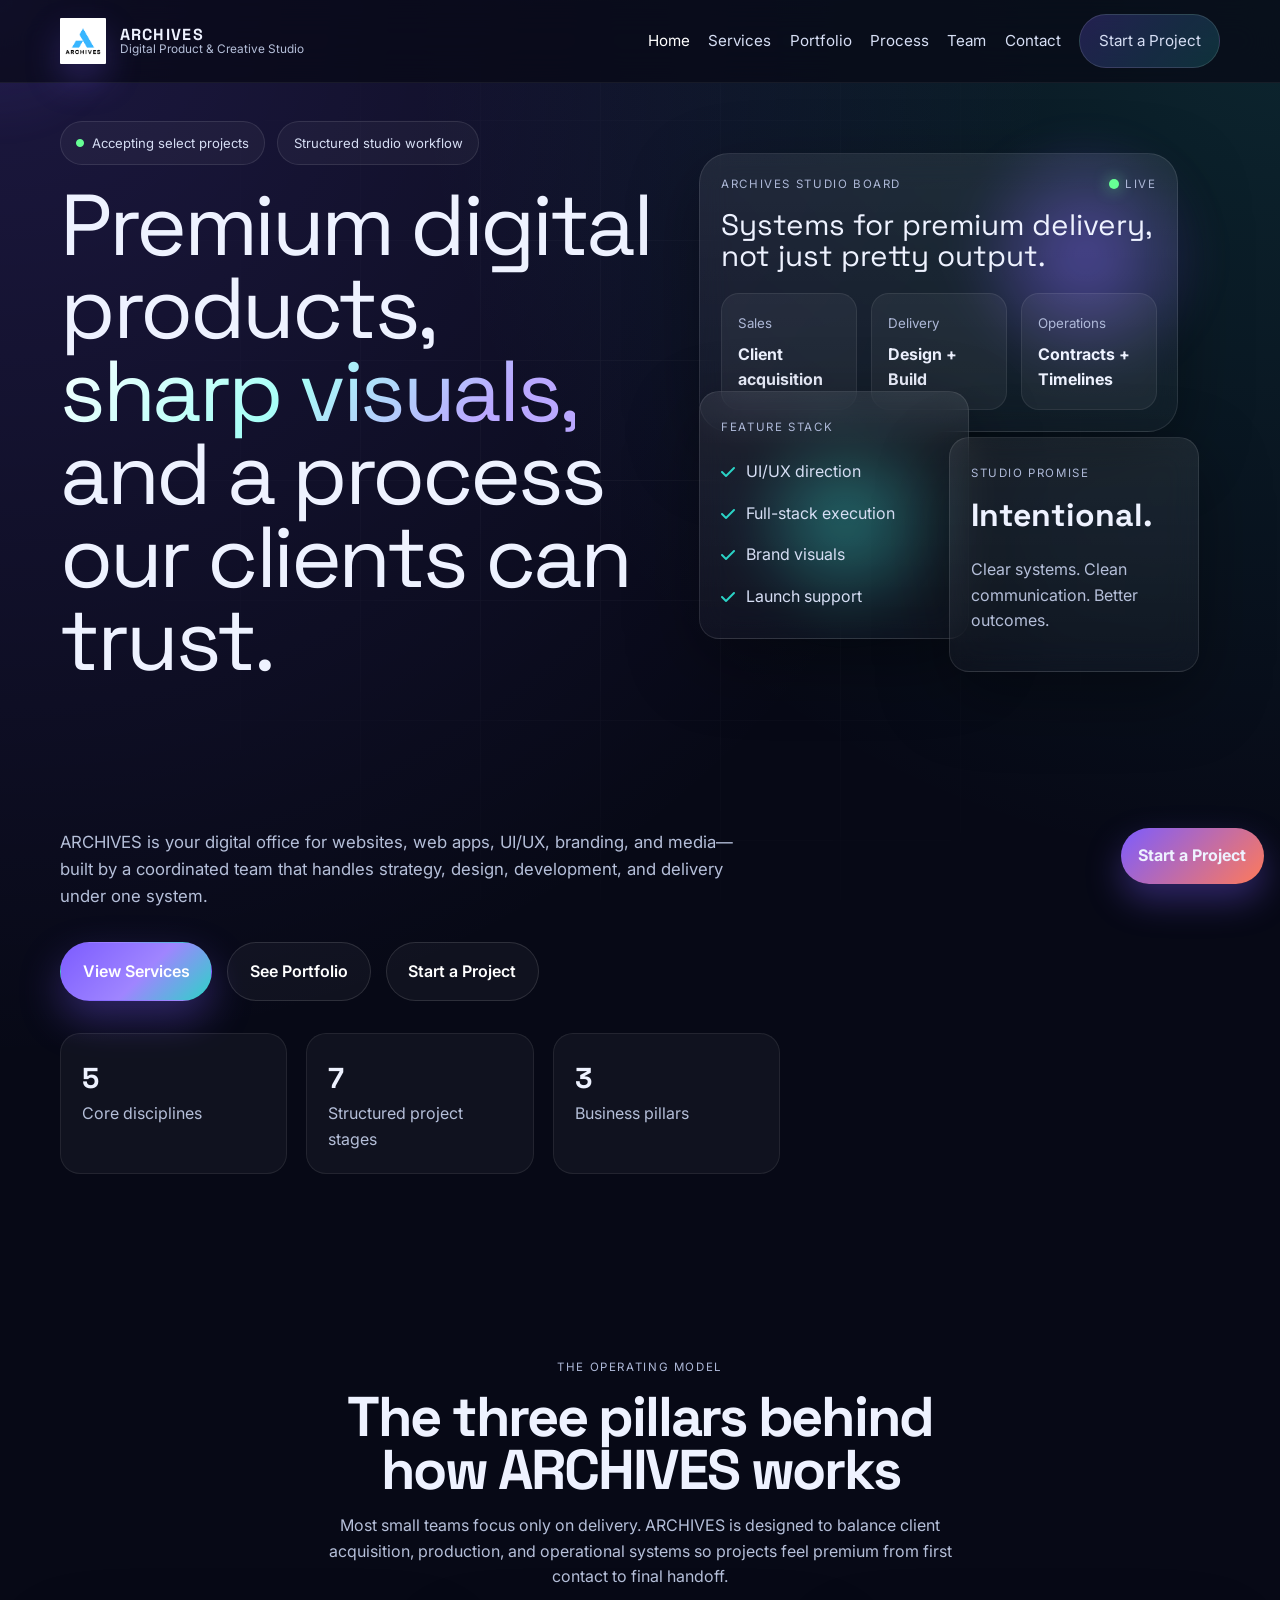
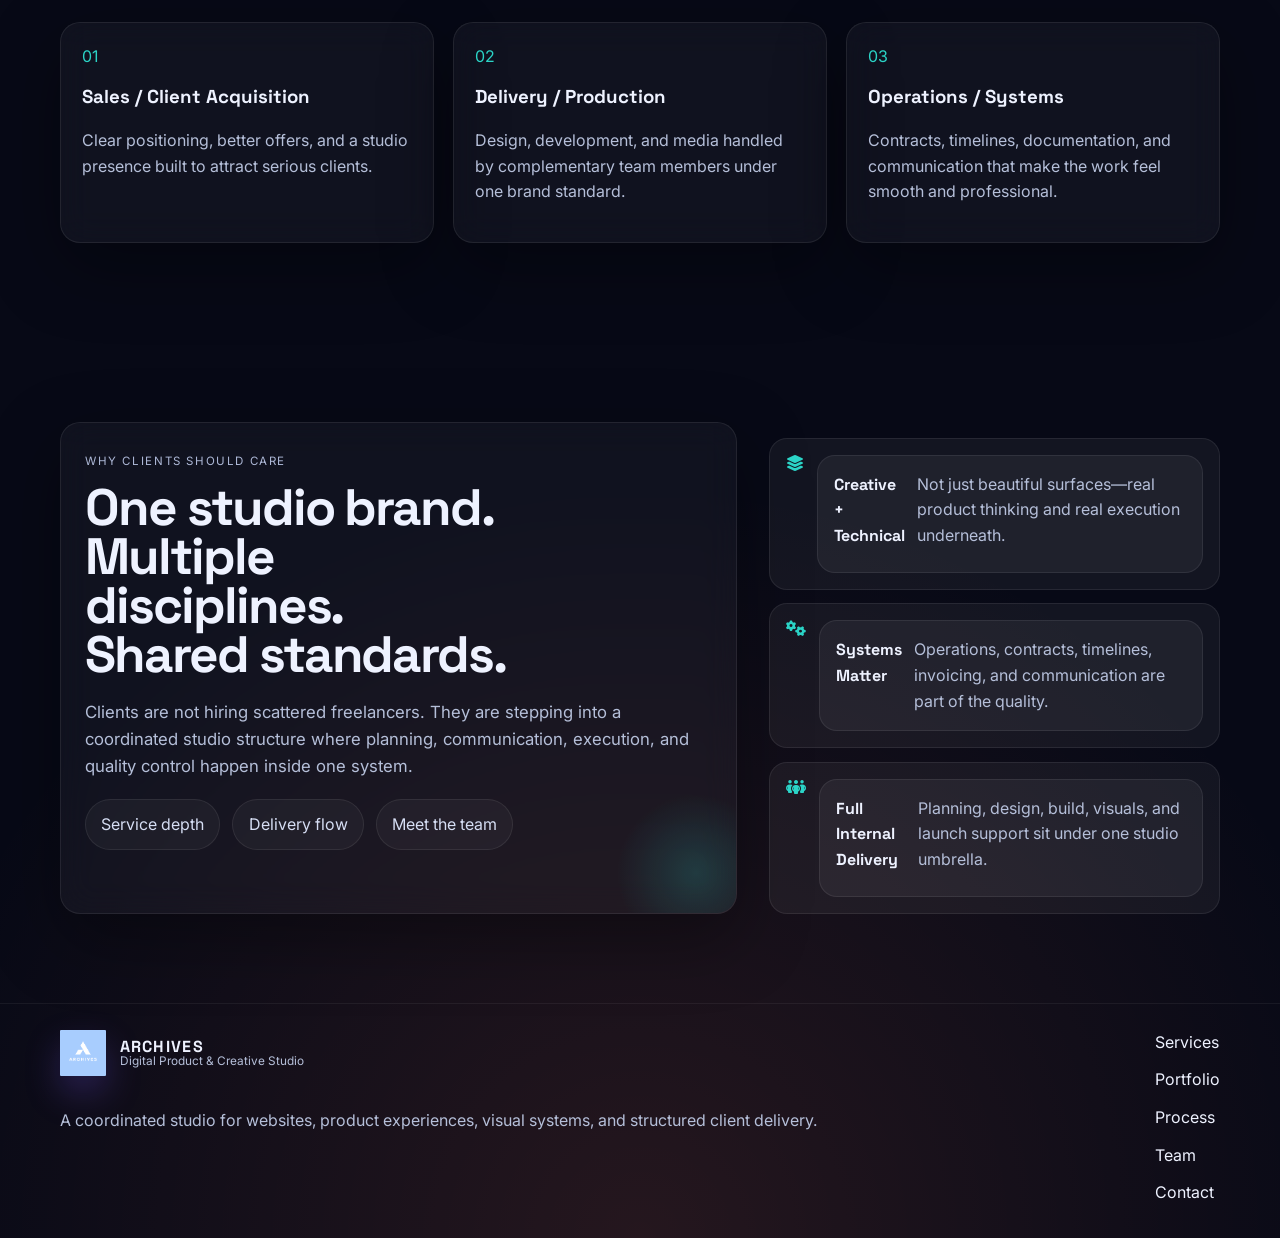
<file: index.html>
<!DOCTYPE html>
<html lang="en">
  <head>
    <meta charset="UTF-8" >
    <meta name="viewport" content="width=device-width, initial-scale=1.0" >
    <meta
      name="description"
      content="ARCHIVES is a digital product and creative studio building premium websites, web apps, visual identities, and structured client experiences."
    >
    <title>ARCHIVES — Digital Product &amp; Creative Studio</title>
    <link rel="preconnect" href="https://fonts.googleapis.com" >
    <link rel="preconnect" href="https://fonts.gstatic.com" crossorigin >
    <link
      href="https://fonts.googleapis.com/css2?family=Inter:wght@400;500;600;700;800&family=Space+Grotesk:wght@500;700&display=swap"
      rel="stylesheet"
    >
    <link
      rel="stylesheet"
      href="https://cdnjs.cloudflare.com/ajax/libs/font-awesome/6.5.2/css/all.min.css"
      integrity="sha512-SnH5WK+bZxgPHs44uWIX+LLJAJ9/2PkPKZ5QiAj6Ta86w+fsb2TkR4j4Qxqdh7lP5x9WQzFZx3V9q3vY7p5wYg=="
      crossorigin="anonymous"
      referrerpolicy="no-referrer"
    >
    <link rel="stylesheet" href="css/base.css" >
    <link rel="stylesheet" href="css/home.css" >
  </head>
  <body>
    <div class="site-shell">
      <div class="noise"></div>
      <div class="cursor-glow"></div>

      <header class="site-header">
        <div class="container nav-wrap">
          <a href="index.html" class="brand">
            <img
              src="assets/Archives-7.png"
              alt="ARCHIVES logo"
              class="brand-mark"
            >
            <span class="brand-copy">
              <strong>ARCHIVES</strong>
              <small>Digital Product &amp; Creative Studio</small>
            </span>
          </a>

          <button
            type="button"
            class="menu-toggle"
            aria-label="Open navigation"
            aria-expanded="false"
          >
            <span></span><span></span><span></span>
          </button>

          <nav class="site-nav" aria-label="Primary navigation">
            <a href="index.html" class="active">Home</a>
            <a href="services.html">Services</a>
            <a href="portfolio.html">Portfolio</a>
            <a href="process.html">Process</a> <a href="team.html">Team</a>
            <a href="contact.html">Contact</a>
            <a href="contact.html" class="nav-cta">Start a Project</a>
          </nav>
        </div>
      </header>

      <main>
        <section class="page-hero section">
          <div class="container hero-grid">
            <div class="hero-copy reveal">
              <div class="eyebrow-row">
                <span class="pill live-pill"
                  ><i class="fa-solid fa-circle"></i> Accepting select
                  projects</span
                >
                <span class="pill">Structured studio workflow</span>
              </div>
              <p class="display-title">
                Premium digital products,
                <span>sharp visuals,</span>
                and a process our clients can trust.
              </p>
            </div>

            <div class="hero-visual reveal reveal-delay">
              <div class="orb orb-one"></div>
              <div class="orb orb-two"></div>
              <div class="dashboard-card glass card-main tilt-card">
                <div class="card-topline">
                  <span>ARCHIVES Studio Board</span>
                  <span class="status-dot">Live</span>
                </div>
                <div class="card-headline">
                  Systems for premium delivery, not just pretty output.
                </div>
                <div class="signal-grid">
                  <div>
                    <small>Sales</small>
                    <strong>Client acquisition</strong>
                  </div>
                  <div>
                    <small>Delivery</small>
                    <strong>Design + Build</strong>
                  </div>
                  <div>
                    <small>Operations</small>
                    <strong>Contracts + Timelines</strong>
                  </div>
                </div>
              </div>

              <div class="floating-card glass card-service tilt-card">
                <span class="mini-label">Feature Stack</span>
                <ul>
                  <li><i class="fa-solid fa-check"></i> UI/UX direction</li>
                  <li>
                    <i class="fa-solid fa-check"></i> Full-stack execution
                  </li>
                  <li><i class="fa-solid fa-check"></i> Brand visuals</li>
                  <li><i class="fa-solid fa-check"></i> Launch support</li>
                </ul>
              </div>

              <div class="floating-card glass card-metric tilt-card">
                <span class="mini-label">Studio promise</span>
                <strong>Intentional.</strong>
                <p>Clear systems. Clean communication. Better outcomes.</p>
              </div>
            </div>
          </div>
        </section>

        <section class="page-hero section">
          <div class="container ">
            <p class="lead">
                ARCHIVES is your digital office for websites, web apps, UI/UX,
                branding, and media—built by a coordinated team that handles
                strategy, design, development, and delivery under one system.
              </p>

              <div class="hero-actions">
                <a href="services.html" class="btn btn-primary"
                  >View Services</a
                >
                <a href="portfolio.html" class="btn btn-secondary"
                  >See Portfolio</a
                >
                <a href="contact.html" class="btn btn-tertiary"
                  >Start a Project</a
                >
              </div>

              <div class="hero-stats">
                <article>
                  <strong data-count="5">0</strong>
                  <span>Core disciplines</span>
                </article>
                <article>
                  <strong data-count="7">0</strong>
                  <span>Structured project stages</span>
                </article>
                <article>
                  <strong data-count="3">0</strong>
                  <span>Business pillars</span>
                </article>
              </div>
          </div>
        </section>

        <section class="section reveal">
          <div class="container">
            <div class="section-heading centered narrow">
              <span class="section-tag">The operating model</span>
              <h2>The three pillars behind how ARCHIVES works</h2>
              <p>
                Most small teams focus only on delivery. ARCHIVES is designed to
                balance client acquisition, production, and operational systems
                so projects feel premium from first contact to final handoff.
              </p>
            </div>
            <div class="pillars-grid">
              <article class="pillar-card glass">
                <span>01</span>
                <h3>Sales / Client Acquisition</h3>
                <p>
                  Clear positioning, better offers, and a studio presence built
                  to attract serious clients.
                </p>
              </article>
              <article class="pillar-card glass">
                <span>02</span>
                <h3>Delivery / Production</h3>
                <p>
                  Design, development, and media handled by complementary team
                  members under one brand standard.
                </p>
              </article>
              <article class="pillar-card glass">
                <span>03</span>
                <h3>Operations / Systems</h3>
                <p>
                  Contracts, timelines, documentation, and communication that
                  make the work feel smooth and professional.
                </p>
              </article>
            </div>
          </div>
        </section>

        <section class="section">
          <div class="container home-promo">
            <div class="page-hero-card glass reveal">
              <span class="section-tag">Why clients should care</span>
              <h2
                class="display-title"
                style="font-size: clamp(2rem, 4vw, 3.2rem); max-width: 13ch"
              >
                One studio brand. Multiple disciplines. Shared standards.
              </h2>
              <p class="lead">
                Clients are not hiring scattered freelancers. They are stepping
                into a coordinated studio structure where planning,
                communication, execution, and quality control happen inside one
                system.
              </p>
              <div class="page-tabs">
                <a href="services.html">Service depth</a>
                <a href="process.html">Delivery flow</a>
                <a href="team.html">Meet the team</a>
              </div>
            </div>

            <div class="stack-list reveal reveal-delay">
              <div>
                <i class="fa-solid fa-layer-group"></i>
                <div>
                  <strong>Creative + Technical</strong>
                  <span
                    >Not just beautiful surfaces—real product thinking and real
                    execution underneath.</span
                  >
                </div>
              </div>
              <div>
                <i class="fa-solid fa-gears"></i>
                <div>
                  <strong>Systems Matter</strong>
                  <span
                    >Operations, contracts, timelines, invoicing, and
                    communication are part of the quality.</span
                  >
                </div>
              </div>
              <div>
                <i class="fa-solid fa-people-group"></i>
                <div>
                  <strong>Full Internal Delivery</strong>
                  <span
                    >Planning, design, build, visuals, and launch support sit
                    under one studio umbrella.</span
                  >
                </div>
              </div>
            </div>
          </div>
        </section>
      </main>

      <footer class="site-footer">
        <div class="container footer-wrap">
          <div>
            <div class="footer-brand brand">
              <img
                src="assets/Archives - 3.PNG"
                alt="ARCHIVES logo"
                class="brand-mark"
              >
              <span class="brand-copy">
                <strong>ARCHIVES</strong>
                <small>Digital Product &amp; Creative Studio</small>
              </span>
            </div>
            <p>
              A coordinated studio for websites, product experiences, visual
              systems, and structured client delivery.
            </p>
          </div>

          <div class="footer-links">
            <a href="services.html">Services</a>
            <a href="portfolio.html">Portfolio</a>
            <a href="process.html">Process</a>
            <a href="team.html">Team</a>
            <a href="contact.html">Contact</a>
          </div>
        </div>
      </footer>
      <a class="floating-cta" href="contact.html">Start a Project</a>
    </div>
    <script src="js/main.js"></script>
    <script src="js/home.js"></script>
  </body>
</html>
</file>
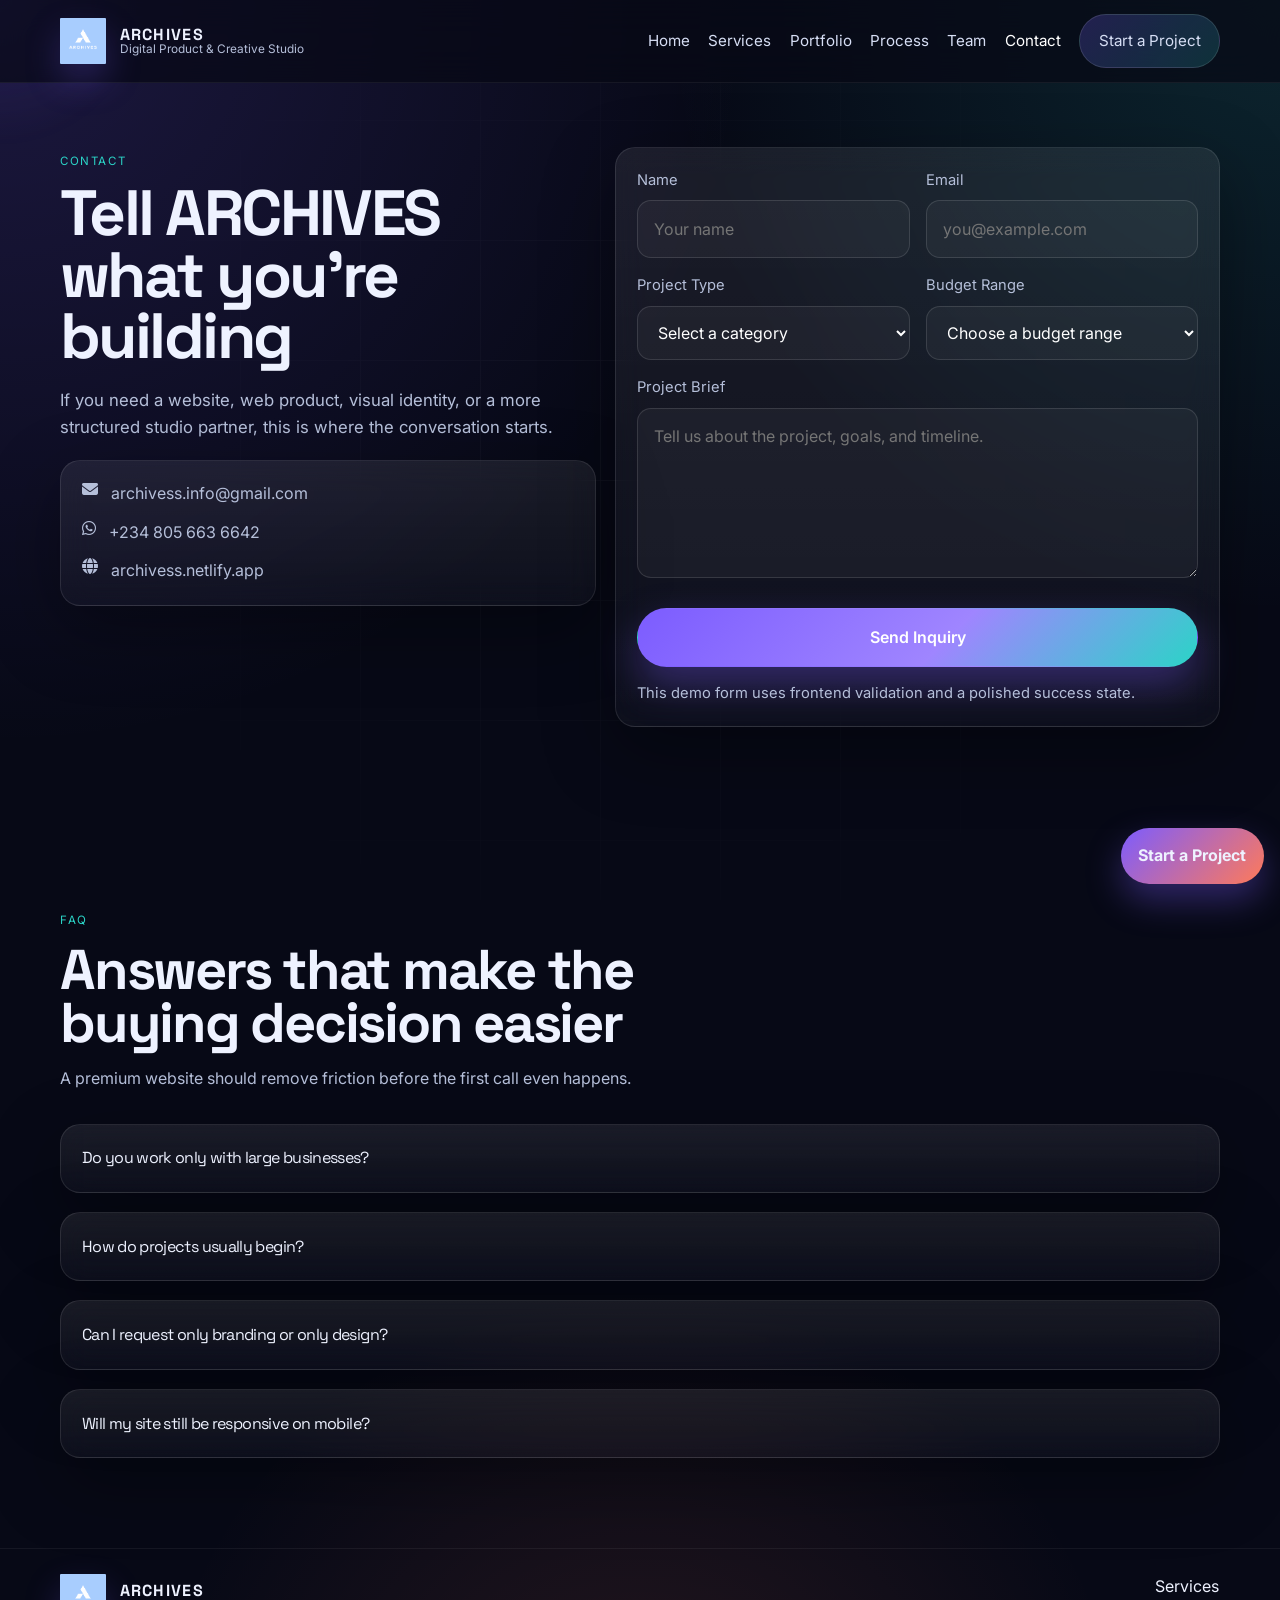
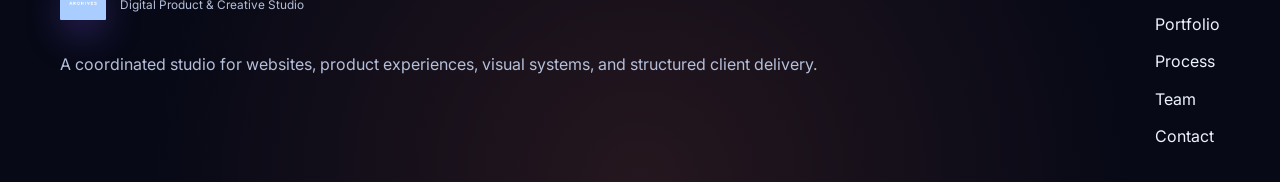
<file: contact.html>
<!DOCTYPE html>
<html lang="en">
  <head>

        <meta charset="UTF-8" />
        <meta name="viewport" content="width=device-width, initial-scale=1.0" />
        <meta name="description" content="ARCHIVES is a digital product and creative studio building premium websites, web apps, visual identities, and structured client experiences." />
        <title>ARCHIVES — Contact</title>
        <link rel="preconnect" href="https://fonts.googleapis.com" />
        <link rel="preconnect" href="https://fonts.gstatic.com" crossorigin />
        <link href="https://fonts.googleapis.com/css2?family=Inter:wght@400;500;600;700;800&family=Space+Grotesk:wght@500;700&display=swap" rel="stylesheet" />
        <link rel="stylesheet" href="https://cdnjs.cloudflare.com/ajax/libs/font-awesome/6.5.2/css/all.min.css" integrity="sha512-SnH5WK+bZxgPHs44uWIX+LLJAJ9/2PkPKZ5QiAj6Ta86w+fsb2TkR4j4Qxqdh7lP5x9WQzFZx3V9q3vY7p5wYg==" crossorigin="anonymous" referrerpolicy="no-referrer" />
        <link rel="stylesheet" href="css/base.css" />
        <link rel="stylesheet" href="css/contact.css" />

  </head>
  <body>
    <div class="site-shell">
      <div class="noise"></div>
      <div class="cursor-glow"></div>

      <header class="site-header">
        <div class="container nav-wrap">
          <a href="index.html" class="brand">
            <img src="assets/Archives - 3.PNG" alt="ARCHIVES logo" class="brand-mark" />
            <span class="brand-copy">
              <strong>ARCHIVES</strong>
              <small>Digital Product &amp; Creative Studio</small>
            </span>
          </a>

          <button type="button" class="menu-toggle" aria-label="Open navigation" aria-expanded="false">
            <span></span><span></span><span></span>
          </button>

          <nav class="site-nav" aria-label="Primary navigation">
            <a href="index.html">Home</a> <a href="services.html">Services</a> <a href="portfolio.html">Portfolio</a> <a href="process.html">Process</a> <a href="team.html">Team</a> <a href="contact.html" class="active">Contact</a> <a href="contact.html" class="nav-cta">Start a Project</a>
          </nav>
        </div>
      </header>

      <main>
        <section class="page-hero section">
          <div class="container contact-grid">
            <div class="contact-copy reveal">
              <span class="section-tag">Contact</span>
              <h1 class="display-title" style="font-size: clamp(2.25rem, 5vw, 4rem); max-width: 11ch;">Tell ARCHIVES what you’re building</h1>
              <p class="lead">
                If you need a website, web product, visual identity, or a more
                structured studio partner, this is where the conversation starts.
              </p>
              <div class="contact-points glass">
                <a href="mailto:archivess.info@gmail.com"><i class="fa-solid fa-envelope"></i> archivess.info@gmail.com</a>
                <a href="https://wa.me/2348056636642"><i class="fa-brands fa-whatsapp"></i> +234 805 663 6642</a>
                <a href="https://archivess.netlify.app"><i class="fa-solid fa-globe"></i> archivess.netlify.app</a>
              </div>
            </div>

            <form class="contact-form glass reveal reveal-delay" id="projectForm">
              <div class="form-grid">
                <label>
                  <span>Name</span>
                  <input type="text" name="name" placeholder="Your name" required />
                </label>
                <label>
                  <span>Email</span>
                  <input type="email" name="email" placeholder="you@example.com" required />
                </label>
              </div>

              <div class="form-grid">
                <label>
                  <span>Project Type</span>
                  <select name="projectType" required>
                    <option value="">Select a category</option>
                    <option>Website Development</option>
                    <option>Web Application Development</option>
                    <option>UI/UX Design</option>
                    <option>Branding &amp; Graphic Design</option>
                    <option>Media / Photography</option>
                  </select>
                </label>
                <label>
                  <span>Budget Range</span>
                  <select name="budget" required>
                    <option value="">Choose a budget range</option>
                    <option>₦250k – ₦400k</option>
                    <option>₦500k – ₦900k</option>
                    <option>₦1,000,000+</option>
                    <option>Let’s discuss</option>
                  </select>
                </label>
              </div>

              <label>
                <span>Project Brief</span>
                <textarea name="brief" placeholder="Tell us about the project, goals, and timeline." required></textarea>
              </label>

              <button type="submit" class="btn btn-primary btn-full">Send Inquiry</button>
              <p class="form-note" id="formNote">This demo form uses frontend validation and a polished success state.</p>
            </form>
          </div>
        </section>

        <section class="section">
          <div class="container">
            <div class="section-heading narrow reveal">
              <span class="section-tag">FAQ</span>
              <h2>Answers that make the buying decision easier</h2>
              <p>A premium website should remove friction before the first call even happens.</p>
            </div>
            <div class="faq-grid">
              <details class="faq-item glass reveal"><summary>Do you work only with large businesses?</summary><p>No. ARCHIVES supports individuals, small businesses, startups, and founders who want thoughtful, premium execution.</p></details>
              <details class="faq-item glass reveal"><summary>How do projects usually begin?</summary><p>Most projects begin with a discovery conversation, followed by a proposal, contract, and deposit before production starts.</p></details>
              <details class="faq-item glass reveal"><summary>Can I request only branding or only design?</summary><p>Yes. The studio offers standalone services as well as full product and website builds.</p></details>
              <details class="faq-item glass reveal"><summary>Will my site still be responsive on mobile?</summary><p>Yes. This version was reworked with a stronger mobile-first cleanup so smaller screens feel more deliberate and usable.</p></details>
            </div>
          </div>
        </section>
      </main>

      <footer class="site-footer">
        <div class="container footer-wrap">
          <div>
            <div class="footer-brand brand">
              <img src="assets/Archives - 3.PNG" alt="ARCHIVES logo" class="brand-mark" />
              <span class="brand-copy">
                <strong>ARCHIVES</strong>
                <small>Digital Product &amp; Creative Studio</small>
              </span>
            </div>
            <p>
              A coordinated studio for websites, product experiences, visual systems,
              and structured client delivery.
            </p>
          </div>

          <div class="footer-links">
            <a href="services.html">Services</a>
            <a href="portfolio.html">Portfolio</a>
            <a href="process.html">Process</a>
            <a href="team.html">Team</a>
            <a href="contact.html">Contact</a>
          </div>
        </div>
      </footer>
      <a class="floating-cta" href="contact.html">Start a Project</a>

    </div>
    <script src="js/main.js"></script>
    <script src="js/contact.js"></script>
  </body>
</html>
</file>
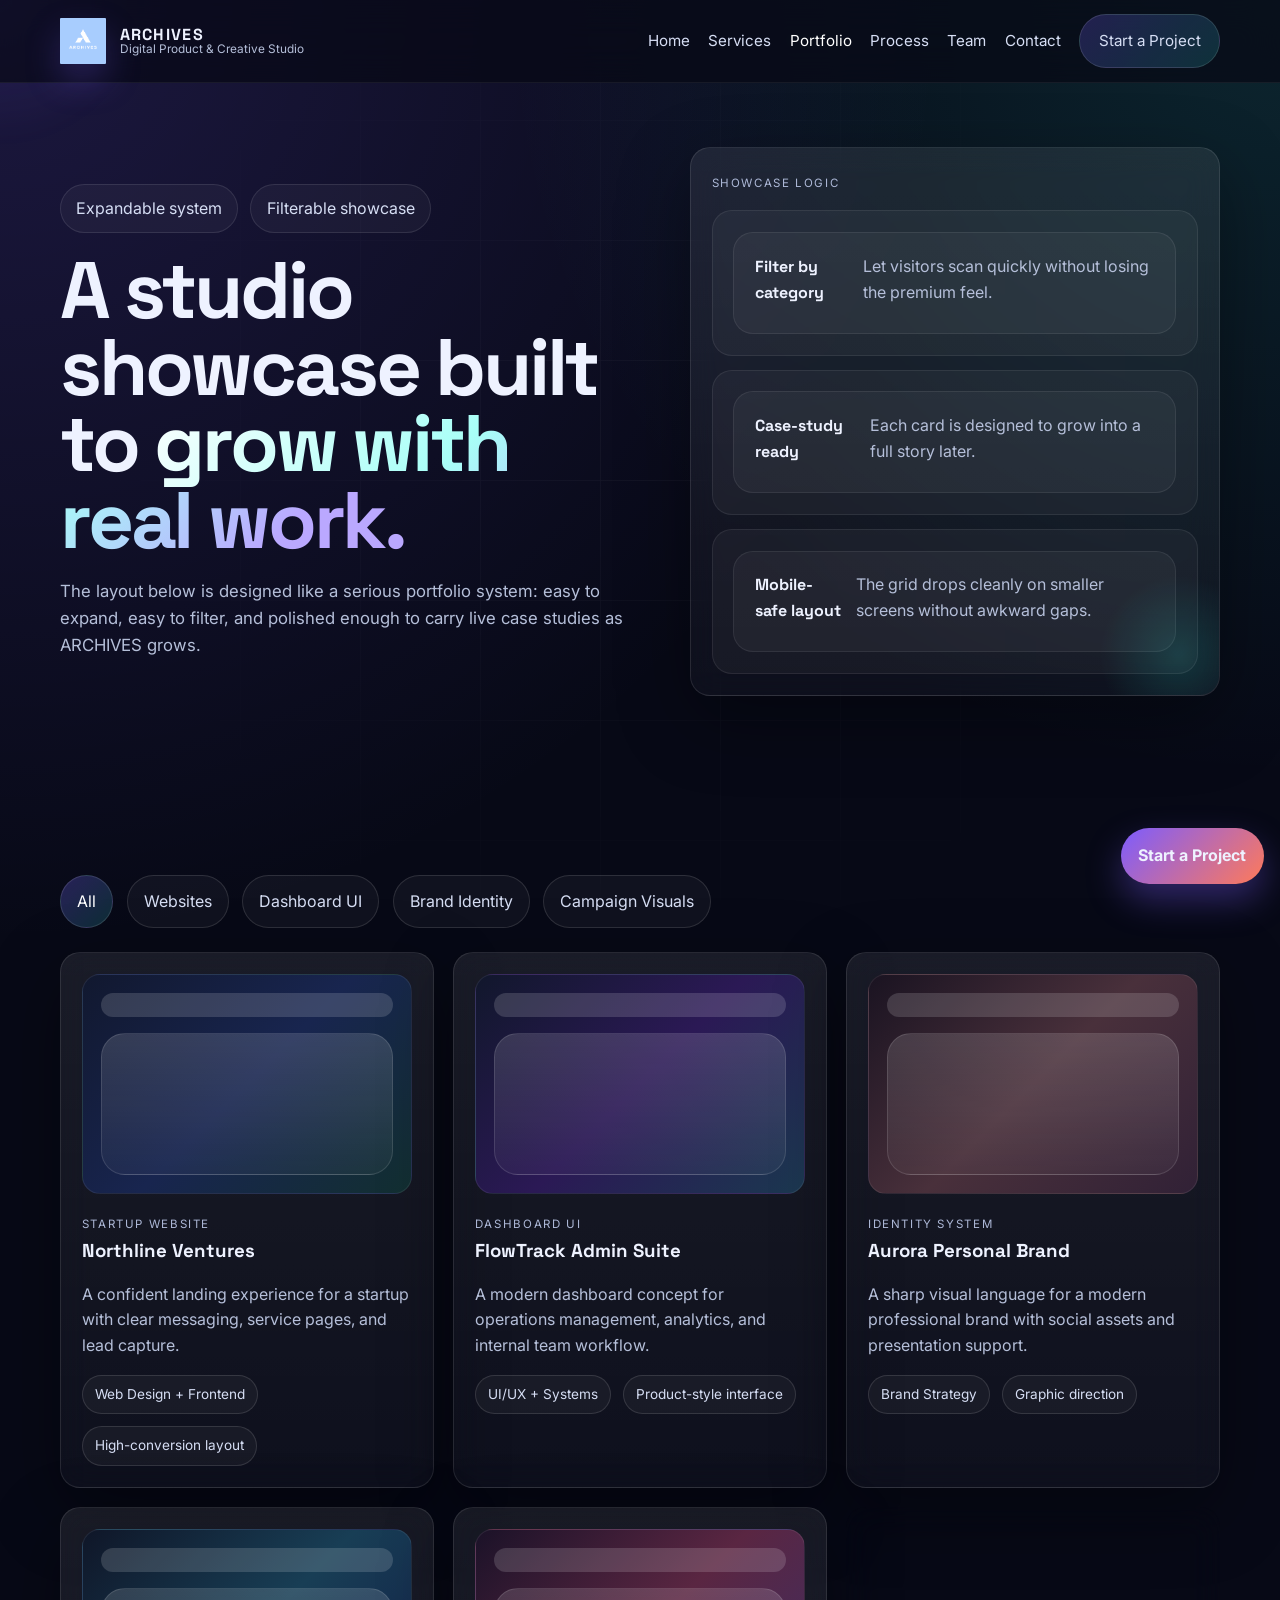
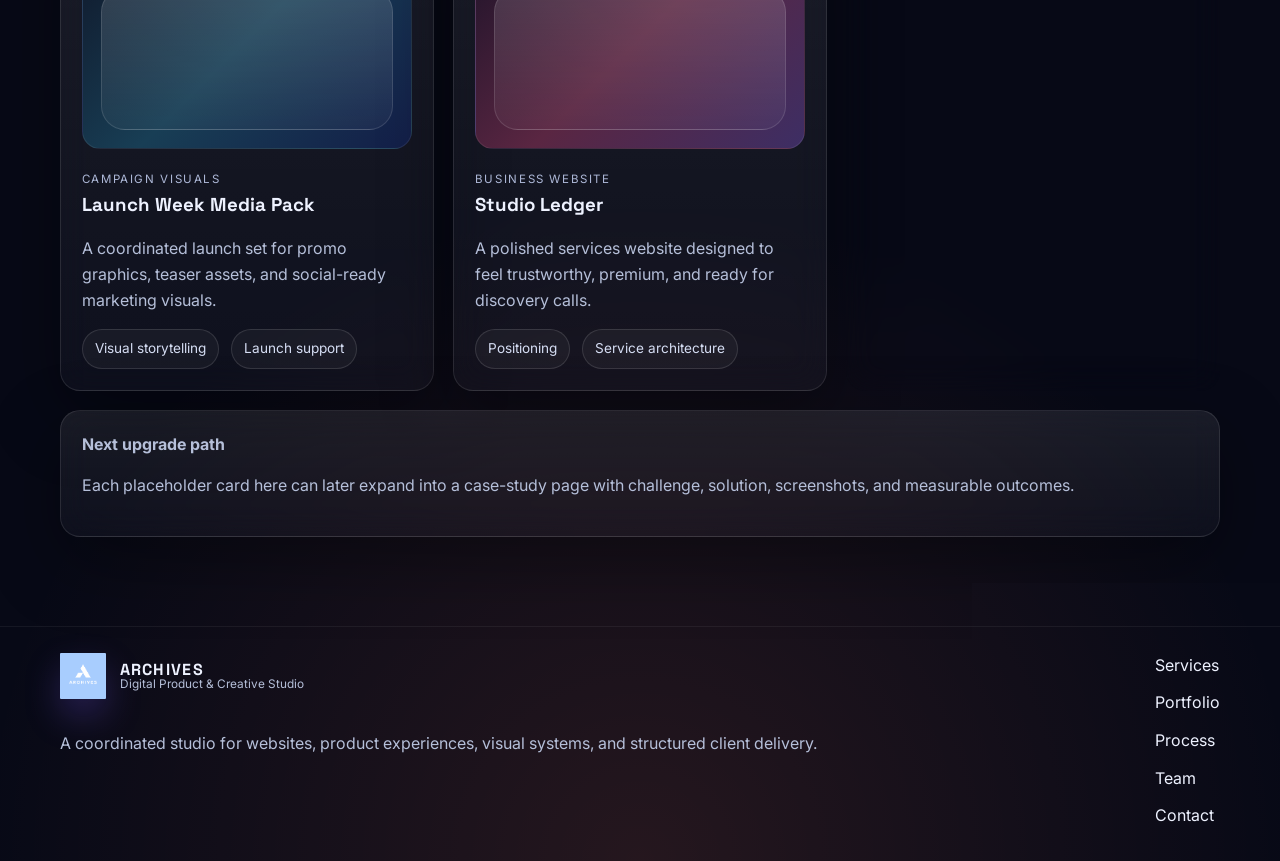
<file: portfolio.html>
<!DOCTYPE html>
<html lang="en">
  <head>

        <meta charset="UTF-8" />
        <meta name="viewport" content="width=device-width, initial-scale=1.0" />
        <meta name="description" content="ARCHIVES is a digital product and creative studio building premium websites, web apps, visual identities, and structured client experiences." />
        <title>ARCHIVES — Portfolio</title>
        <link rel="preconnect" href="https://fonts.googleapis.com" />
        <link rel="preconnect" href="https://fonts.gstatic.com" crossorigin />
        <link href="https://fonts.googleapis.com/css2?family=Inter:wght@400;500;600;700;800&family=Space+Grotesk:wght@500;700&display=swap" rel="stylesheet" />
        <link rel="stylesheet" href="https://cdnjs.cloudflare.com/ajax/libs/font-awesome/6.5.2/css/all.min.css" integrity="sha512-SnH5WK+bZxgPHs44uWIX+LLJAJ9/2PkPKZ5QiAj6Ta86w+fsb2TkR4j4Qxqdh7lP5x9WQzFZx3V9q3vY7p5wYg==" crossorigin="anonymous" referrerpolicy="no-referrer" />
        <link rel="stylesheet" href="css/base.css" />
        <link rel="stylesheet" href="css/portfolio.css" />

  </head>
  <body>
    <div class="site-shell">
      <div class="noise"></div>
      <div class="cursor-glow"></div>

      <header class="site-header">
        <div class="container nav-wrap">
          <a href="index.html" class="brand">
            <img src="assets/Archives - 3.PNG" alt="ARCHIVES logo" class="brand-mark" />
            <span class="brand-copy">
              <strong>ARCHIVES</strong>
              <small>Digital Product &amp; Creative Studio</small>
            </span>
          </a>

          <button type="button" class="menu-toggle" aria-label="Open navigation" aria-expanded="false">
            <span></span><span></span><span></span>
          </button>

          <nav class="site-nav" aria-label="Primary navigation">
            <a href="index.html">Home</a> <a href="services.html">Services</a> <a href="portfolio.html" class="active">Portfolio</a> <a href="process.html">Process</a> <a href="team.html">Team</a> <a href="contact.html">Contact</a> <a href="contact.html" class="nav-cta">Start a Project</a>
          </nav>
        </div>
      </header>

      <main>
        <section class="page-hero section">
          <div class="container hero-grid">
            <div class="reveal">
              <div class="eyebrow-row">
                <span class="pill">Expandable system</span>
                <span class="pill">Filterable showcase</span>
              </div>
              <h1 class="display-title">A studio showcase built to <span>grow with real work.</span></h1>
              <p class="lead">
                The layout below is designed like a serious portfolio system: easy
                to expand, easy to filter, and polished enough to carry live case
                studies as ARCHIVES grows.
              </p>
            </div>
            <div class="page-visual reveal reveal-delay">
              <div class="page-hero-card glass tilt-card">
                <span class="mini-label">Showcase logic</span>
                <div class="stack-list">
                  <div><div><strong>Filter by category</strong><span>Let visitors scan quickly without losing the premium feel.</span></div></div>
                  <div><div><strong>Case-study ready</strong><span>Each card is designed to grow into a full story later.</span></div></div>
                  <div><div><strong>Mobile-safe layout</strong><span>The grid drops cleanly on smaller screens without awkward gaps.</span></div></div>
                </div>
              </div>
            </div>
          </div>
        </section>

        <section class="section">
          <div class="container">
            <div class="portfolio-filters reveal">
              <button class="filter-btn active" data-filter="all">All</button>
              <button class="filter-btn" data-filter="website">Websites</button>
              <button class="filter-btn" data-filter="dashboard">Dashboard UI</button>
              <button class="filter-btn" data-filter="branding">Brand Identity</button>
              <button class="filter-btn" data-filter="campaign">Campaign Visuals</button>
            </div>

            <div class="portfolio-grid">
              <article class="project-card glass reveal tilt-card" data-category="website">
                <div class="project-visual mockup-a"></div>
                <div class="project-content">
                  <span class="project-tag">Startup Website</span>
                  <h3>Northline Ventures</h3>
                  <p>A confident landing experience for a startup with clear messaging, service pages, and lead capture.</p>
                  <div class="project-meta"><span>Web Design + Frontend</span><span>High-conversion layout</span></div>
                </div>
              </article>
              <article class="project-card glass reveal tilt-card" data-category="dashboard">
                <div class="project-visual mockup-b"></div>
                <div class="project-content">
                  <span class="project-tag">Dashboard UI</span>
                  <h3>FlowTrack Admin Suite</h3>
                  <p>A modern dashboard concept for operations management, analytics, and internal team workflow.</p>
                  <div class="project-meta"><span>UI/UX + Systems</span><span>Product-style interface</span></div>
                </div>
              </article>
              <article class="project-card glass reveal tilt-card" data-category="branding">
                <div class="project-visual mockup-c"></div>
                <div class="project-content">
                  <span class="project-tag">Identity System</span>
                  <h3>Aurora Personal Brand</h3>
                  <p>A sharp visual language for a modern professional brand with social assets and presentation support.</p>
                  <div class="project-meta"><span>Brand Strategy</span><span>Graphic direction</span></div>
                </div>
              </article>
              <article class="project-card glass reveal tilt-card" data-category="campaign">
                <div class="project-visual mockup-d"></div>
                <div class="project-content">
                  <span class="project-tag">Campaign Visuals</span>
                  <h3>Launch Week Media Pack</h3>
                  <p>A coordinated launch set for promo graphics, teaser assets, and social-ready marketing visuals.</p>
                  <div class="project-meta"><span>Visual storytelling</span><span>Launch support</span></div>
                </div>
              </article>
              <article class="project-card glass reveal tilt-card" data-category="website">
                <div class="project-visual mockup-e"></div>
                <div class="project-content">
                  <span class="project-tag">Business Website</span>
                  <h3>Studio Ledger</h3>
                  <p>A polished services website designed to feel trustworthy, premium, and ready for discovery calls.</p>
                  <div class="project-meta"><span>Positioning</span><span>Service architecture</span></div>
                </div>
              </article>
              <article class="project-card glass reveal tilt-card" data-category="dashboard">
                <div class="project-visual mockup-f"></div>
                <div class="project-content">
                  <span class="project-tag">Product Prototype</span>
                  <h3>Beacon Workspace</h3>
                  <p>An internal tool concept for managing projects, updates, and collaborative handoff inside one product space.</p>
                  <div class="project-meta"><span>Systems thinking</span><span>Scalable concept</span></div>
                </div>
              </article>
            </div>

            <div class="case-study-note glass info-card reveal">
              <strong>Next upgrade path</strong>
              <p>
                Each placeholder card here can later expand into a case-study page
                with challenge, solution, screenshots, and measurable outcomes.
              </p>
            </div>
          </div>
        </section>
      </main>

      <footer class="site-footer">
        <div class="container footer-wrap">
          <div>
            <div class="footer-brand brand">
              <img src="assets/Archives - 3.PNG" alt="ARCHIVES logo" class="brand-mark" />
              <span class="brand-copy">
                <strong>ARCHIVES</strong>
                <small>Digital Product &amp; Creative Studio</small>
              </span>
            </div>
            <p>
              A coordinated studio for websites, product experiences, visual systems,
              and structured client delivery.
            </p>
          </div>

          <div class="footer-links">
            <a href="services.html">Services</a>
            <a href="portfolio.html">Portfolio</a>
            <a href="process.html">Process</a>
            <a href="team.html">Team</a>
            <a href="contact.html">Contact</a>
          </div>
        </div>
      </footer>
      <a class="floating-cta" href="contact.html">Start a Project</a>

    </div>
    <script src="js/main.js"></script>
    <script src="js/portfolio.js"></script>
  </body>
</html>
</file>
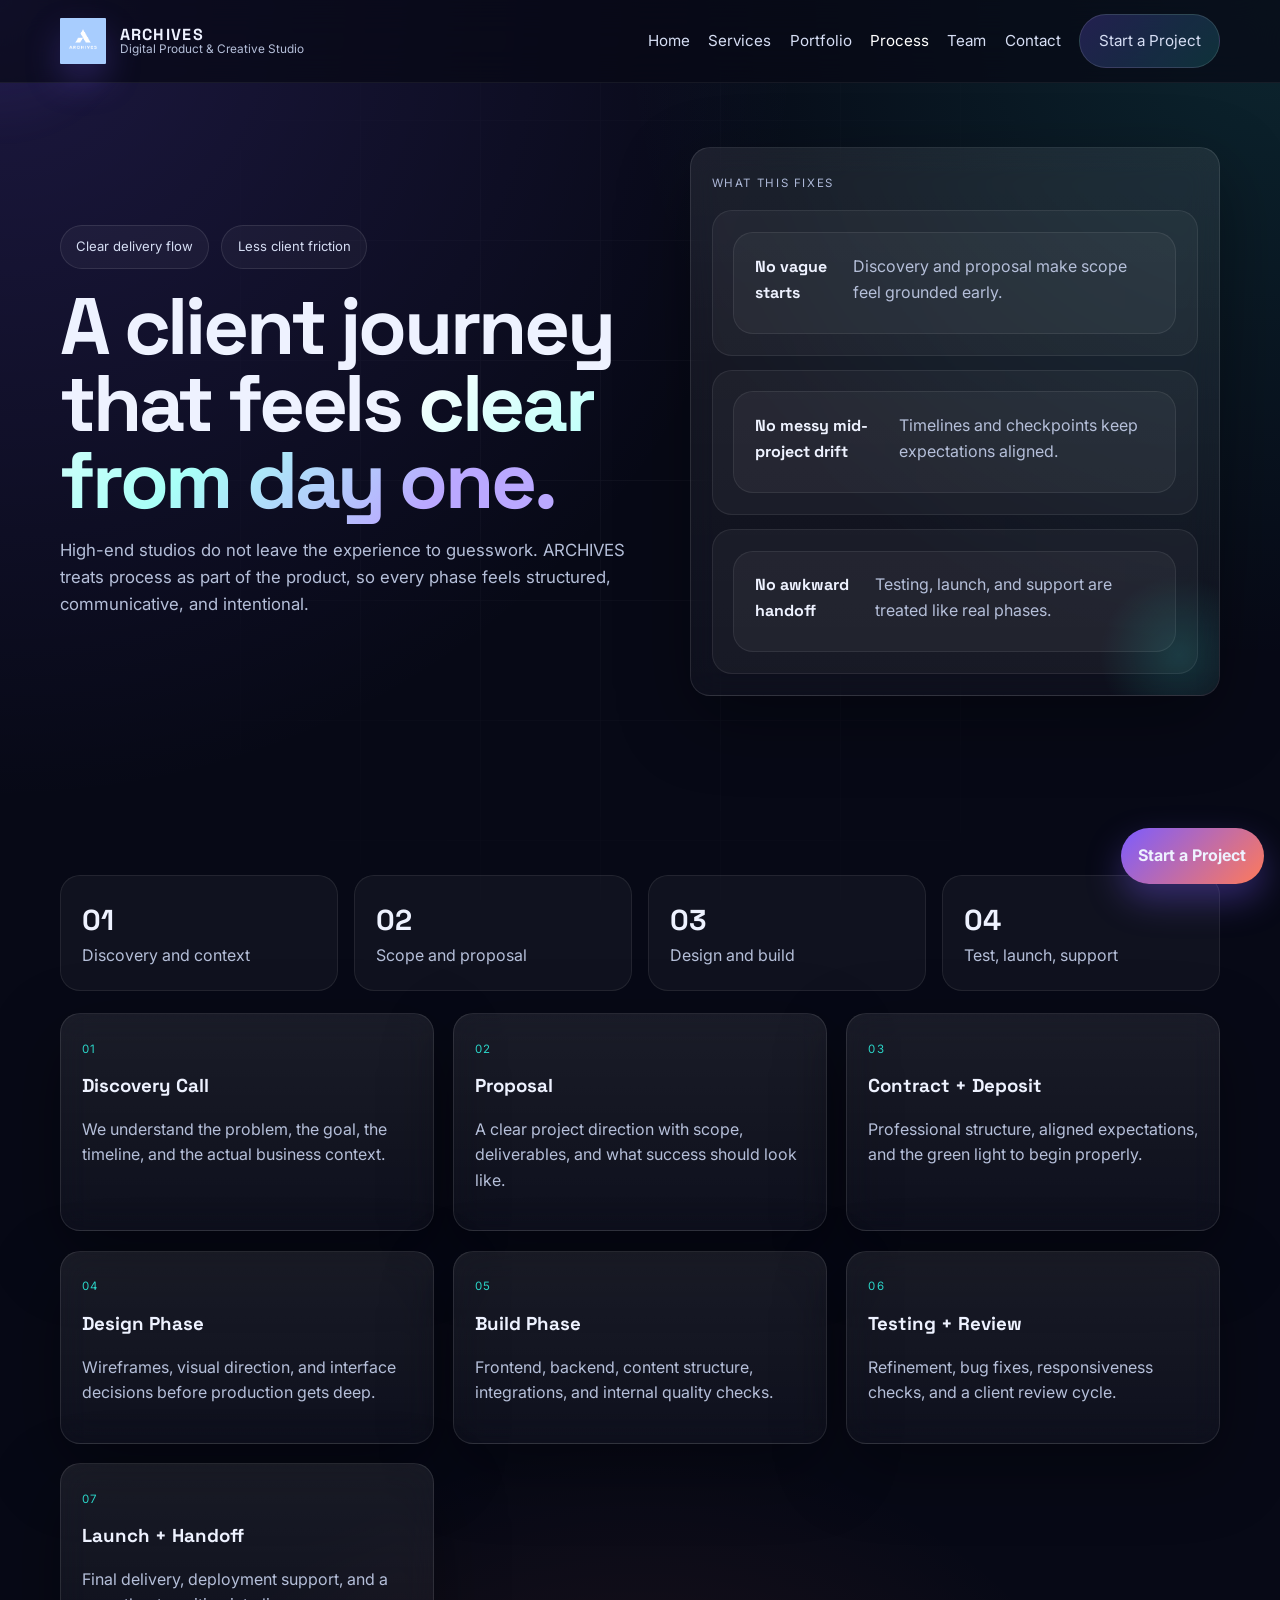
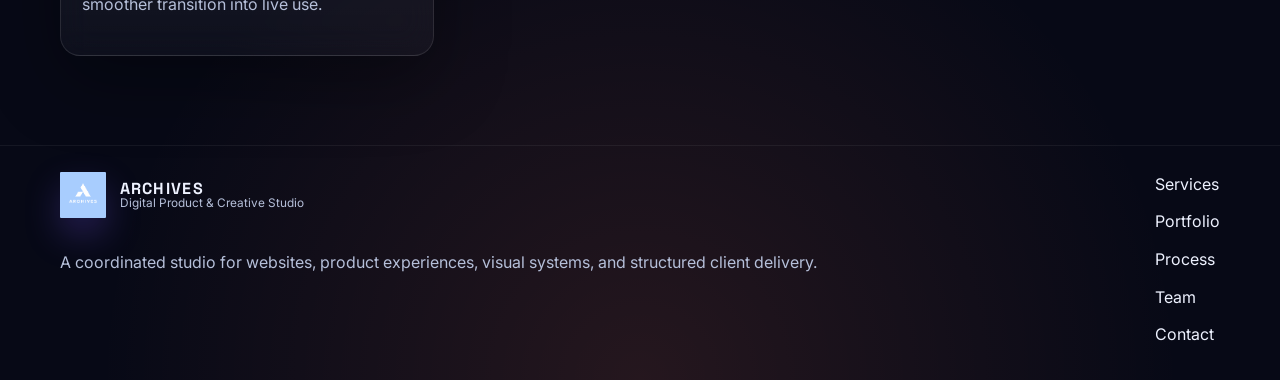
<file: process.html>
<!DOCTYPE html>
<html lang="en">
  <head>

        <meta charset="UTF-8" />
        <meta name="viewport" content="width=device-width, initial-scale=1.0" />
        <meta name="description" content="ARCHIVES is a digital product and creative studio building premium websites, web apps, visual identities, and structured client experiences." />
        <title>ARCHIVES — Process</title>
        <link rel="preconnect" href="https://fonts.googleapis.com" />
        <link rel="preconnect" href="https://fonts.gstatic.com" crossorigin />
        <link href="https://fonts.googleapis.com/css2?family=Inter:wght@400;500;600;700;800&family=Space+Grotesk:wght@500;700&display=swap" rel="stylesheet" />
        <link rel="stylesheet" href="https://cdnjs.cloudflare.com/ajax/libs/font-awesome/6.5.2/css/all.min.css" integrity="sha512-SnH5WK+bZxgPHs44uWIX+LLJAJ9/2PkPKZ5QiAj6Ta86w+fsb2TkR4j4Qxqdh7lP5x9WQzFZx3V9q3vY7p5wYg==" crossorigin="anonymous" referrerpolicy="no-referrer" />
        <link rel="stylesheet" href="css/base.css" />
        <link rel="stylesheet" href="css/process.css" />

  </head>
  <body>
    <div class="site-shell">
      <div class="noise"></div>
      <div class="cursor-glow"></div>

      <header class="site-header">
        <div class="container nav-wrap">
          <a href="index.html" class="brand">
            <img src="assets/Archives - 3.PNG" alt="ARCHIVES logo" class="brand-mark" />
            <span class="brand-copy">
              <strong>ARCHIVES</strong>
              <small>Digital Product &amp; Creative Studio</small>
            </span>
          </a>

          <button type="button" class="menu-toggle" aria-label="Open navigation" aria-expanded="false">
            <span></span><span></span><span></span>
          </button>

          <nav class="site-nav" aria-label="Primary navigation">
            <a href="index.html">Home</a> <a href="services.html">Services</a> <a href="portfolio.html">Portfolio</a> <a href="process.html" class="active">Process</a> <a href="team.html">Team</a> <a href="contact.html">Contact</a> <a href="contact.html" class="nav-cta">Start a Project</a>
          </nav>
        </div>
      </header>

      <main>
        <section class="page-hero section">
          <div class="container hero-grid">
            <div class="reveal">
              <div class="eyebrow-row">
                <span class="pill">Clear delivery flow</span>
                <span class="pill">Less client friction</span>
              </div>
              <h1 class="display-title">A client journey that feels <span>clear from day one.</span></h1>
              <p class="lead">
                High-end studios do not leave the experience to guesswork.
                ARCHIVES treats process as part of the product, so every phase
                feels structured, communicative, and intentional.
              </p>
            </div>
            <div class="page-visual reveal reveal-delay">
              <div class="page-hero-card glass tilt-card">
                <span class="mini-label">What this fixes</span>
                <div class="stack-list">
                  <div><div><strong>No vague starts</strong><span>Discovery and proposal make scope feel grounded early.</span></div></div>
                  <div><div><strong>No messy mid-project drift</strong><span>Timelines and checkpoints keep expectations aligned.</span></div></div>
                  <div><div><strong>No awkward handoff</strong><span>Testing, launch, and support are treated like real phases.</span></div></div>
                </div>
              </div>
            </div>
          </div>
        </section>

        <section class="section">
          <div class="container">
            <div class="process-summary reveal">
              <div class="stat-card"><strong>01</strong><span>Discovery and context</span></div>
              <div class="stat-card"><strong>02</strong><span>Scope and proposal</span></div>
              <div class="stat-card"><strong>03</strong><span>Design and build</span></div>
              <div class="stat-card"><strong>04</strong><span>Test, launch, support</span></div>
            </div>

            <div class="timeline" style="margin-top: 1.4rem;">
              <article class="timeline-item glass reveal"><span>01</span><h3>Discovery Call</h3><p>We understand the problem, the goal, the timeline, and the actual business context.</p></article>
              <article class="timeline-item glass reveal"><span>02</span><h3>Proposal</h3><p>A clear project direction with scope, deliverables, and what success should look like.</p></article>
              <article class="timeline-item glass reveal"><span>03</span><h3>Contract + Deposit</h3><p>Professional structure, aligned expectations, and the green light to begin properly.</p></article>
              <article class="timeline-item glass reveal"><span>04</span><h3>Design Phase</h3><p>Wireframes, visual direction, and interface decisions before production gets deep.</p></article>
              <article class="timeline-item glass reveal"><span>05</span><h3>Build Phase</h3><p>Frontend, backend, content structure, integrations, and internal quality checks.</p></article>
              <article class="timeline-item glass reveal"><span>06</span><h3>Testing + Review</h3><p>Refinement, bug fixes, responsiveness checks, and a client review cycle.</p></article>
              <article class="timeline-item glass reveal"><span>07</span><h3>Launch + Handoff</h3><p>Final delivery, deployment support, and a smoother transition into live use.</p></article>
            </div>
          </div>
        </section>
      </main>

      <footer class="site-footer">
        <div class="container footer-wrap">
          <div>
            <div class="footer-brand brand">
              <img src="assets/Archives - 3.PNG" alt="ARCHIVES logo" class="brand-mark" />
              <span class="brand-copy">
                <strong>ARCHIVES</strong>
                <small>Digital Product &amp; Creative Studio</small>
              </span>
            </div>
            <p>
              A coordinated studio for websites, product experiences, visual systems,
              and structured client delivery.
            </p>
          </div>

          <div class="footer-links">
            <a href="services.html">Services</a>
            <a href="portfolio.html">Portfolio</a>
            <a href="process.html">Process</a>
            <a href="team.html">Team</a>
            <a href="contact.html">Contact</a>
          </div>
        </div>
      </footer>
      <a class="floating-cta" href="contact.html">Start a Project</a>

    </div>
    <script src="js/main.js"></script>
  </body>
</html>
</file>
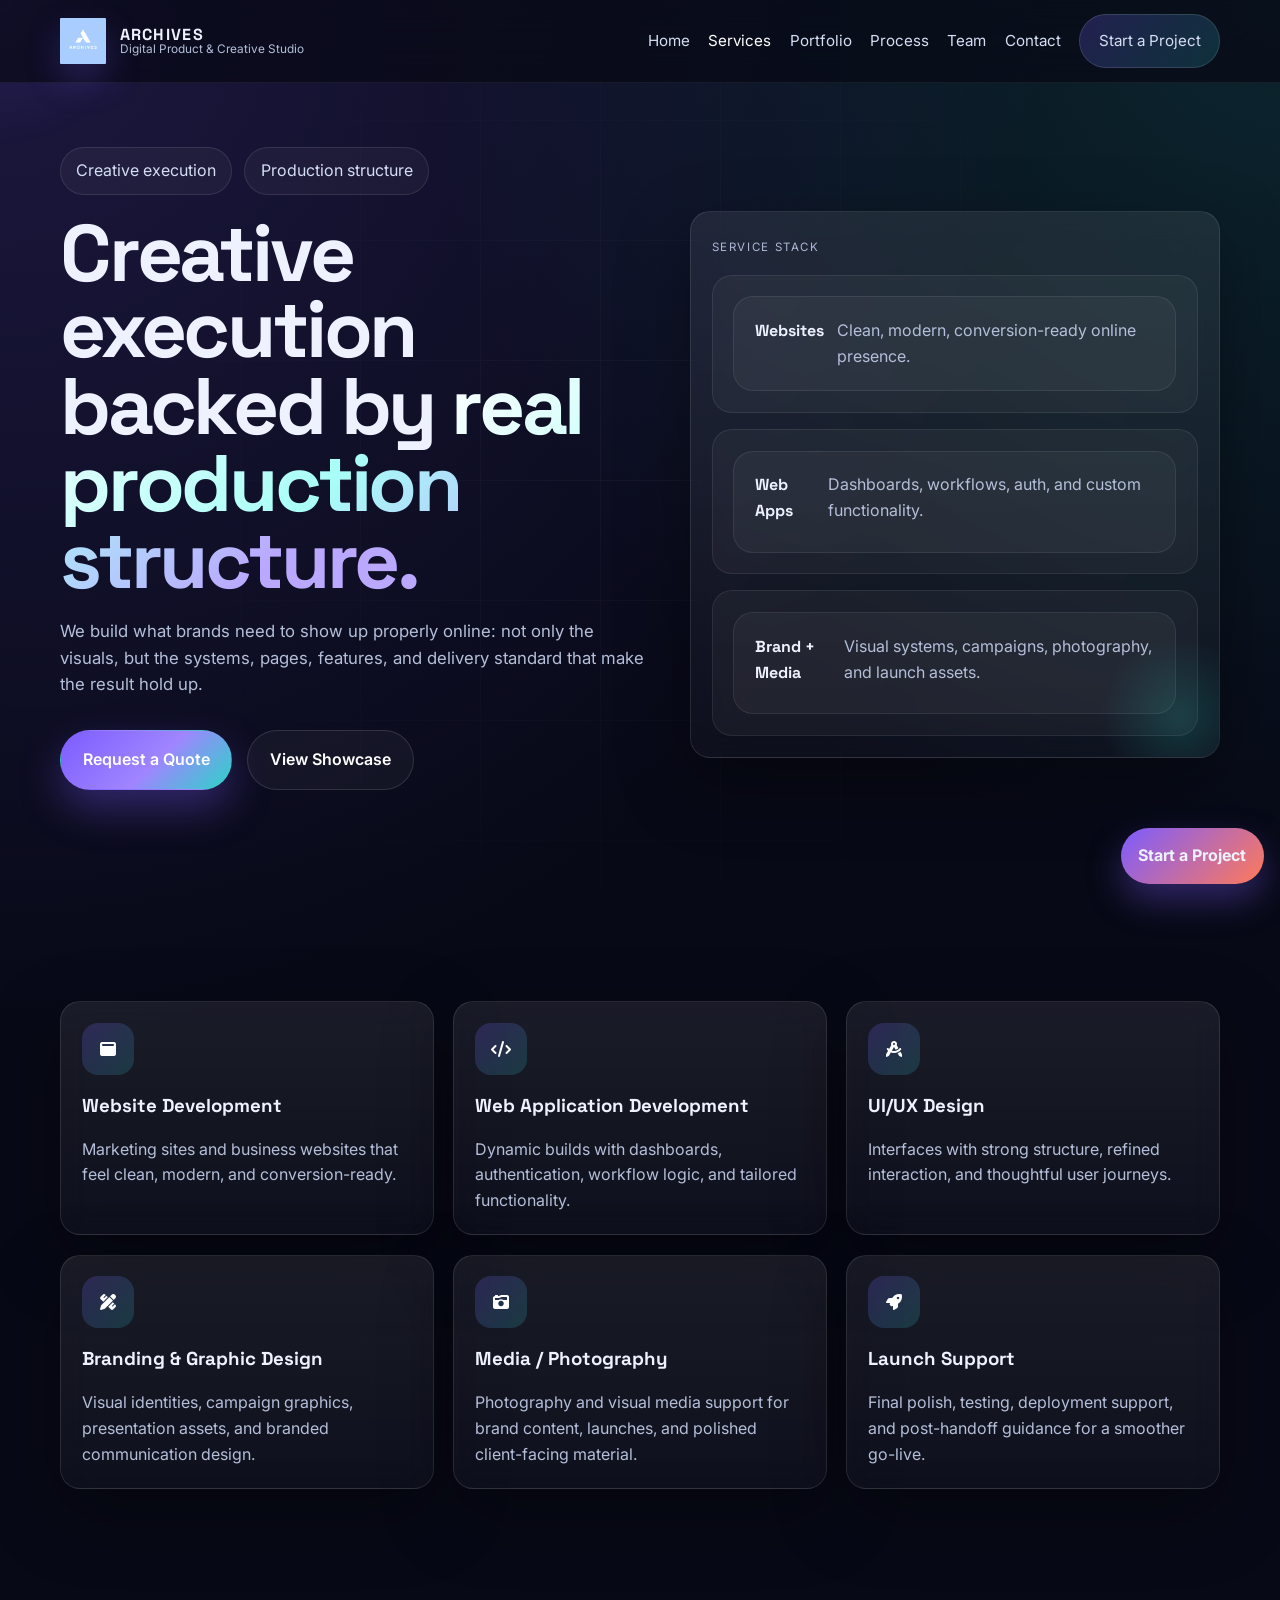
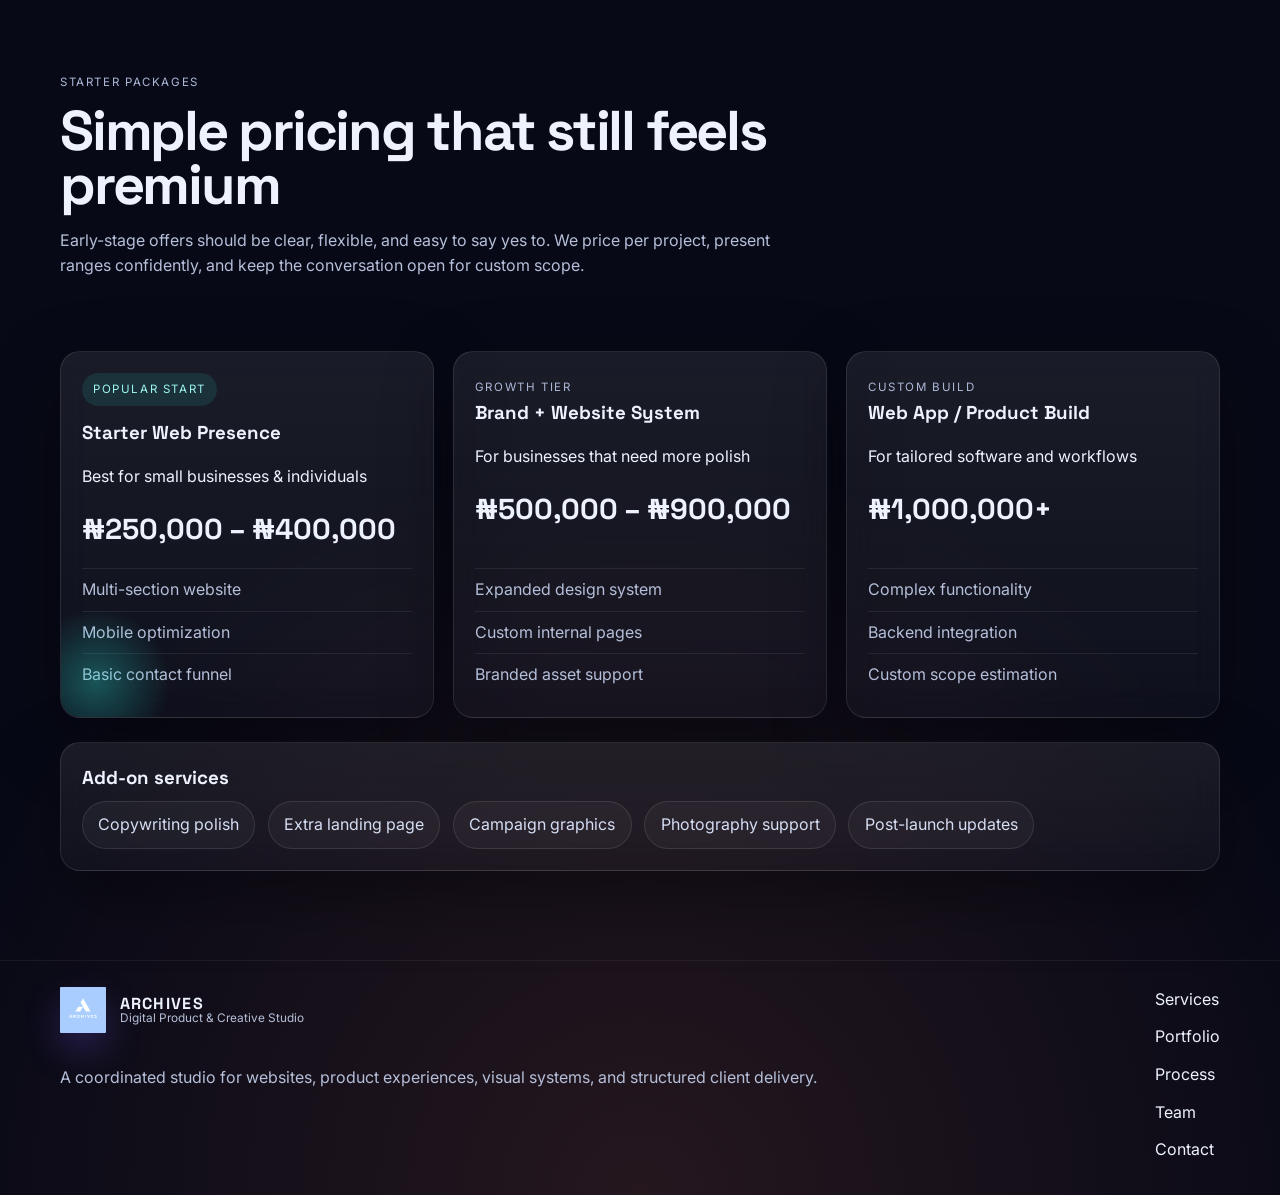
<file: services.html>
<!DOCTYPE html>
<html lang="en">
  <head>

        <meta charset="UTF-8" />
        <meta name="viewport" content="width=device-width, initial-scale=1.0" />
        <meta name="description" content="ARCHIVES is a digital product and creative studio building premium websites, web apps, visual identities, and structured client experiences." />
        <title>ARCHIVES — Services</title>
        <link rel="preconnect" href="https://fonts.googleapis.com" />
        <link rel="preconnect" href="https://fonts.gstatic.com" crossorigin />
        <link href="https://fonts.googleapis.com/css2?family=Inter:wght@400;500;600;700;800&family=Space+Grotesk:wght@500;700&display=swap" rel="stylesheet" />
        <link rel="stylesheet" href="https://cdnjs.cloudflare.com/ajax/libs/font-awesome/6.5.2/css/all.min.css" integrity="sha512-SnH5WK+bZxgPHs44uWIX+LLJAJ9/2PkPKZ5QiAj6Ta86w+fsb2TkR4j4Qxqdh7lP5x9WQzFZx3V9q3vY7p5wYg==" crossorigin="anonymous" referrerpolicy="no-referrer" />
        <link rel="stylesheet" href="css/base.css" />
        <link rel="stylesheet" href="css/services.css" />

  </head>
  <body>
    <div class="site-shell">
      <div class="noise"></div>
      <div class="cursor-glow"></div>

      <header class="site-header">
        <div class="container nav-wrap">
          <a href="index.html" class="brand">
            <img src="assets/Archives - 3.PNG" alt="ARCHIVES logo" class="brand-mark" />
            <span class="brand-copy">
              <strong>ARCHIVES</strong>
              <small>Digital Product &amp; Creative Studio</small>
            </span>
          </a>

          <button type="button" class="menu-toggle" aria-label="Open navigation" aria-expanded="false">
            <span></span><span></span><span></span>
          </button>

          <nav class="site-nav" aria-label="Primary navigation">
            <a href="index.html">Home</a> <a href="services.html" class="active">Services</a> <a href="portfolio.html">Portfolio</a> <a href="process.html">Process</a> <a href="team.html">Team</a> <a href="contact.html">Contact</a> <a href="contact.html" class="nav-cta">Start a Project</a>
          </nav>
        </div>
      </header>

      <main>
        <section class="page-hero section">
          <div class="container hero-grid">
            <div class="reveal">
              <div class="eyebrow-row">
                <span class="pill">Creative execution</span>
                <span class="pill">Production structure</span>
              </div>
              <h1 class="display-title">Creative execution backed by <span>real production structure.</span></h1>
              <p class="lead">
                We build what brands need to show up properly online: not only the
                visuals, but the systems, pages, features, and delivery standard
                that make the result hold up.
              </p>
              <div class="page-actions">
                <a href="contact.html" class="btn btn-primary">Request a Quote</a>
                <a href="portfolio.html" class="btn btn-secondary">View Showcase</a>
              </div>
            </div>

            <div class="page-visual reveal reveal-delay">
              <div class="page-hero-card glass tilt-card">
                <span class="mini-label">Service stack</span>
                <div class="stack-list service-highlight">
                  <div><div><strong>Websites</strong><span>Clean, modern, conversion-ready online presence.</span></div></div>
                  <div><div><strong>Web Apps</strong><span>Dashboards, workflows, auth, and custom functionality.</span></div></div>
                  <div><div><strong>Brand + Media</strong><span>Visual systems, campaigns, photography, and launch assets.</span></div></div>
                </div>
              </div>
            </div>
          </div>
        </section>

        <section class="section">
          <div class="container">
            <div class="services-grid">
              <article class="service-card glass reveal tilt-card">
                <i class="fa-solid fa-window-maximize"></i>
                <h3>Website Development</h3>
                <p>Marketing sites and business websites that feel clean, modern, and conversion-ready.</p>
              </article>
              <article class="service-card glass reveal tilt-card">
                <i class="fa-solid fa-code"></i>
                <h3>Web Application Development</h3>
                <p>Dynamic builds with dashboards, authentication, workflow logic, and tailored functionality.</p>
              </article>
              <article class="service-card glass reveal tilt-card">
                <i class="fa-solid fa-compass-drafting"></i>
                <h3>UI/UX Design</h3>
                <p>Interfaces with strong structure, refined interaction, and thoughtful user journeys.</p>
              </article>
              <article class="service-card glass reveal tilt-card">
                <i class="fa-solid fa-pen-ruler"></i>
                <h3>Branding &amp; Graphic Design</h3>
                <p>Visual identities, campaign graphics, presentation assets, and branded communication design.</p>
              </article>
              <article class="service-card glass reveal tilt-card">
                <i class="fa-solid fa-camera-retro"></i>
                <h3>Media / Photography</h3>
                <p>Photography and visual media support for brand content, launches, and polished client-facing material.</p>
              </article>
              <article class="service-card glass reveal tilt-card">
                <i class="fa-solid fa-rocket"></i>
                <h3>Launch Support</h3>
                <p>Final polish, testing, deployment support, and post-handoff guidance for a smoother go-live.</p>
              </article>
            </div>
          </div>
        </section>

        <section class="section">
          <div class="container pricing-wrap reveal">
            <div class="section-heading narrow">
              <span class="section-tag">Starter packages</span>
              <h2>Simple pricing that still feels premium</h2>
              <p>
                Early-stage offers should be clear, flexible, and easy to say yes
                to. We price per project, present ranges confidently, and keep the
                conversation open for custom scope.
              </p>
            </div>

            <div class="pricing-grid">
              <article class="price-card glass featured">
                <div class="price-top">
                  <span class="badge">Popular start</span>
                  <h3>Starter Web Presence</h3>
                  <p>Best for small businesses &amp; individuals</p>
                  <strong>₦250,000 – ₦400,000</strong>
                </div>
                <ul>
                  <li>Multi-section website</li>
                  <li>Mobile optimization</li>
                  <li>Basic contact funnel</li>
                </ul>
              </article>
              <article class="price-card glass">
                <div class="price-top">
                  <small>Growth tier</small>
                  <h3>Brand + Website System</h3>
                  <p>For businesses that need more polish</p>
                  <strong>₦500,000 – ₦900,000</strong>
                </div>
                <ul>
                  <li>Expanded design system</li>
                  <li>Custom internal pages</li>
                  <li>Branded asset support</li>
                </ul>
              </article>
              <article class="price-card glass">
                <div class="price-top">
                  <small>Custom build</small>
                  <h3>Web App / Product Build</h3>
                  <p>For tailored software and workflows</p>
                  <strong>₦1,000,000+</strong>
                </div>
                <ul>
                  <li>Complex functionality</li>
                  <li>Backend integration</li>
                  <li>Custom scope estimation</li>
                </ul>
              </article>
            </div>

            <div class="addons glass">
              <h3>Add-on services</h3>
              <div class="addon-items">
                <span>Copywriting polish</span>
                <span>Extra landing page</span>
                <span>Campaign graphics</span>
                <span>Photography support</span>
                <span>Post-launch updates</span>
              </div>
            </div>
          </div>
        </section>
      </main>

      <footer class="site-footer">
        <div class="container footer-wrap">
          <div>
            <div class="footer-brand brand">
              <img src="assets/Archives - 3.PNG" alt="ARCHIVES logo" class="brand-mark" />
              <span class="brand-copy">
                <strong>ARCHIVES</strong>
                <small>Digital Product &amp; Creative Studio</small>
              </span>
            </div>
            <p>
              A coordinated studio for websites, product experiences, visual systems,
              and structured client delivery.
            </p>
          </div>

          <div class="footer-links">
            <a href="services.html">Services</a>
            <a href="portfolio.html">Portfolio</a>
            <a href="process.html">Process</a>
            <a href="team.html">Team</a>
            <a href="contact.html">Contact</a>
          </div>
        </div>
      </footer>
      <a class="floating-cta" href="contact.html">Start a Project</a>

    </div>
    <script src="js/main.js"></script>
  </body>
</html>
</file>
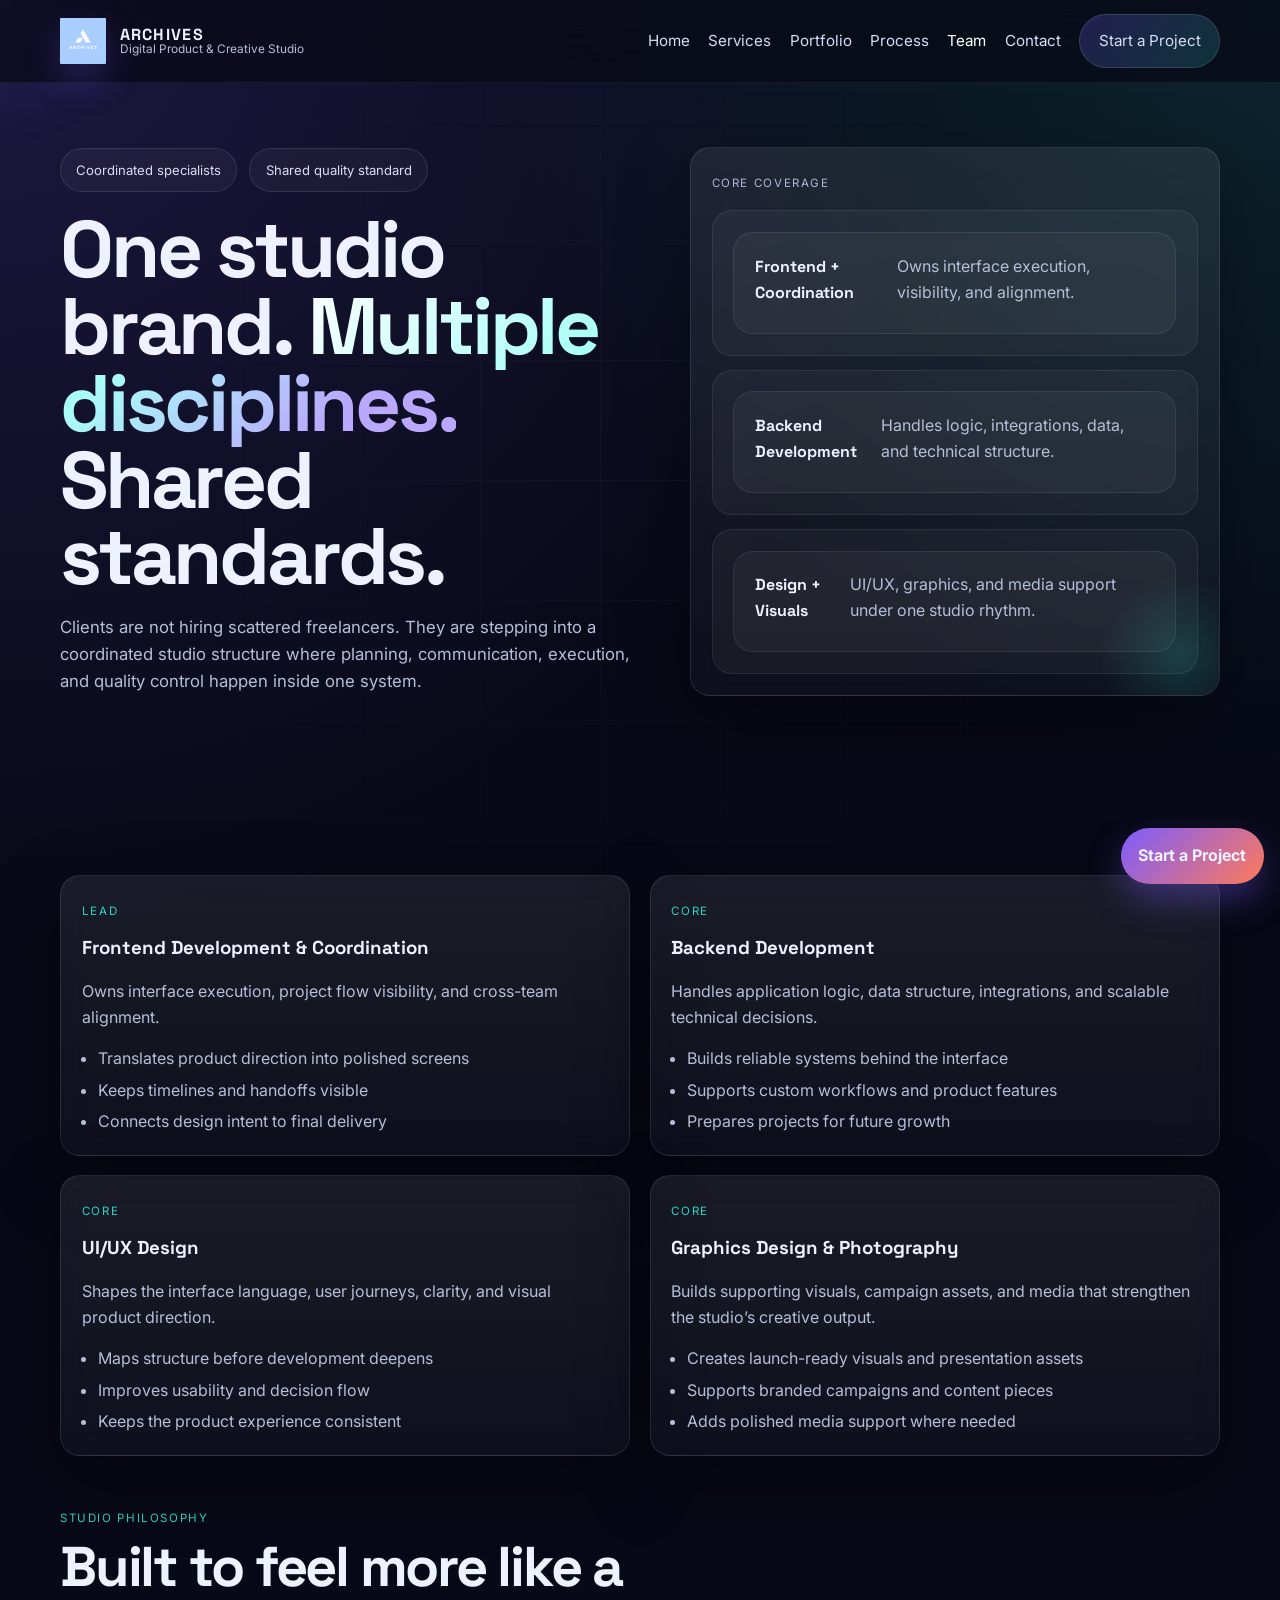
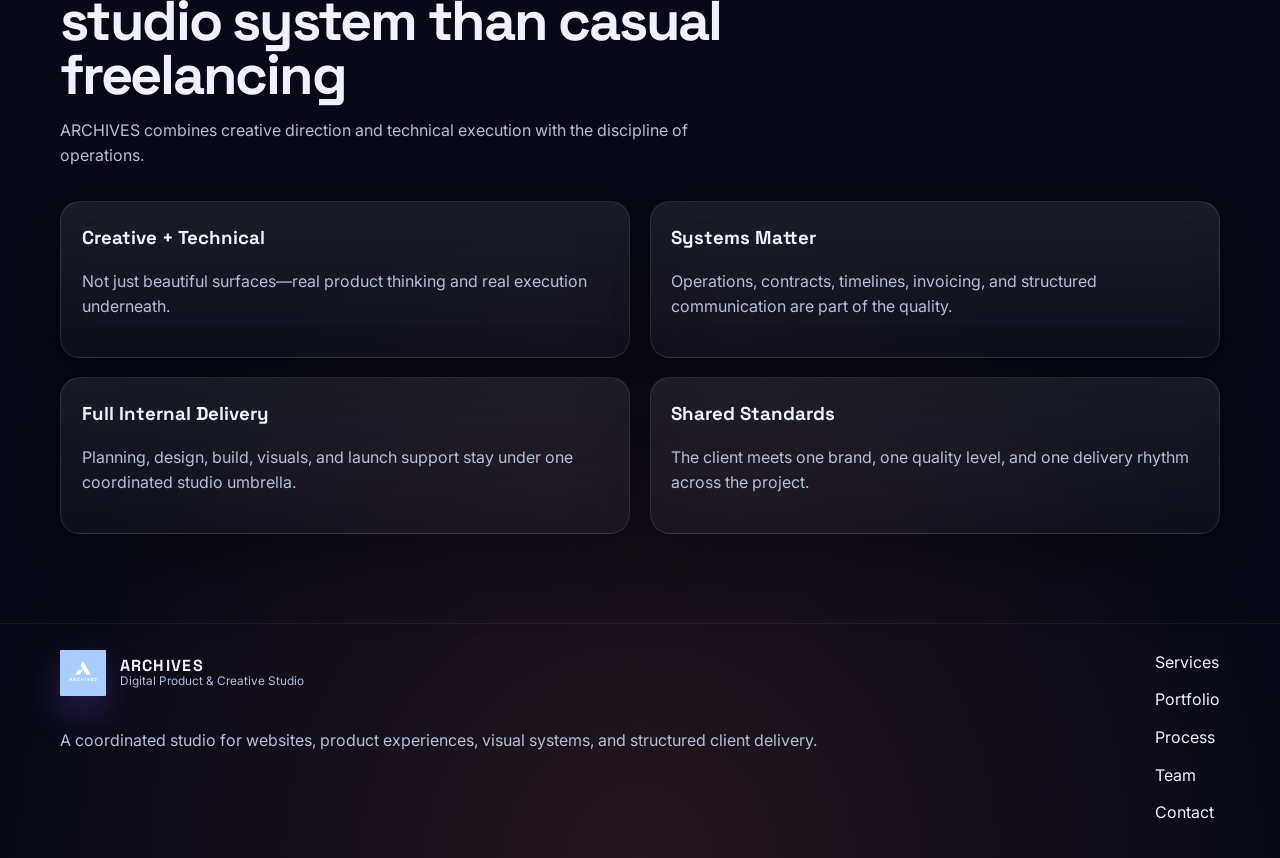
<file: team.html>
<!DOCTYPE html>
<html lang="en">
  <head>

        <meta charset="UTF-8" />
        <meta name="viewport" content="width=device-width, initial-scale=1.0" />
        <meta name="description" content="ARCHIVES is a digital product and creative studio building premium websites, web apps, visual identities, and structured client experiences." />
        <title>ARCHIVES — Team</title>
        <link rel="preconnect" href="https://fonts.googleapis.com" />
        <link rel="preconnect" href="https://fonts.gstatic.com" crossorigin />
        <link href="https://fonts.googleapis.com/css2?family=Inter:wght@400;500;600;700;800&family=Space+Grotesk:wght@500;700&display=swap" rel="stylesheet" />
        <link rel="stylesheet" href="https://cdnjs.cloudflare.com/ajax/libs/font-awesome/6.5.2/css/all.min.css" integrity="sha512-SnH5WK+bZxgPHs44uWIX+LLJAJ9/2PkPKZ5QiAj6Ta86w+fsb2TkR4j4Qxqdh7lP5x9WQzFZx3V9q3vY7p5wYg==" crossorigin="anonymous" referrerpolicy="no-referrer" />
        <link rel="stylesheet" href="css/base.css" />
        <link rel="stylesheet" href="css/team.css" />

  </head>
  <body>
    <div class="site-shell">
      <div class="noise"></div>
      <div class="cursor-glow"></div>

      <header class="site-header">
        <div class="container nav-wrap">
          <a href="index.html" class="brand">
            <img src="assets/Archives - 3.PNG" alt="ARCHIVES logo" class="brand-mark" />
            <span class="brand-copy">
              <strong>ARCHIVES</strong>
              <small>Digital Product &amp; Creative Studio</small>
            </span>
          </a>

          <button type="button" class="menu-toggle" aria-label="Open navigation" aria-expanded="false">
            <span></span><span></span><span></span>
          </button>

          <nav class="site-nav" aria-label="Primary navigation">
            <a href="index.html">Home</a> <a href="services.html">Services</a> <a href="portfolio.html">Portfolio</a> <a href="process.html">Process</a> <a href="team.html" class="active">Team</a> <a href="contact.html">Contact</a> <a href="contact.html" class="nav-cta">Start a Project</a>
          </nav>
        </div>
      </header>

      <main>
        <section class="page-hero section">
          <div class="container hero-grid">
            <div class="reveal">
              <div class="eyebrow-row">
                <span class="pill">Coordinated specialists</span>
                <span class="pill">Shared quality standard</span>
              </div>
              <h1 class="display-title">One studio brand. <span>Multiple disciplines.</span> Shared standards.</h1>
              <p class="lead">
                Clients are not hiring scattered freelancers. They are stepping into
                a coordinated studio structure where planning, communication,
                execution, and quality control happen inside one system.
              </p>
            </div>
            <div class="page-visual reveal reveal-delay">
              <div class="page-hero-card glass tilt-card">
                <span class="mini-label">Core coverage</span>
                <div class="stack-list">
                  <div><div><strong>Frontend + Coordination</strong><span>Owns interface execution, visibility, and alignment.</span></div></div>
                  <div><div><strong>Backend Development</strong><span>Handles logic, integrations, data, and technical structure.</span></div></div>
                  <div><div><strong>Design + Visuals</strong><span>UI/UX, graphics, and media support under one studio rhythm.</span></div></div>
                </div>
              </div>
            </div>
          </div>
        </section>

        <section class="section">
          <div class="container">
            <div class="team-cards">
              <article class="team-card glass reveal tilt-card">
                <span class="section-tag">Lead</span>
                <h3>Frontend Development &amp; Coordination</h3>
                <p>Owns interface execution, project flow visibility, and cross-team alignment.</p>
                <ul>
                  <li>Translates product direction into polished screens</li>
                  <li>Keeps timelines and handoffs visible</li>
                  <li>Connects design intent to final delivery</li>
                </ul>
              </article>
              <article class="team-card glass reveal tilt-card">
                <span class="section-tag">Core</span>
                <h3>Backend Development</h3>
                <p>Handles application logic, data structure, integrations, and scalable technical decisions.</p>
                <ul>
                  <li>Builds reliable systems behind the interface</li>
                  <li>Supports custom workflows and product features</li>
                  <li>Prepares projects for future growth</li>
                </ul>
              </article>
              <article class="team-card glass reveal tilt-card">
                <span class="section-tag">Core</span>
                <h3>UI/UX Design</h3>
                <p>Shapes the interface language, user journeys, clarity, and visual product direction.</p>
                <ul>
                  <li>Maps structure before development deepens</li>
                  <li>Improves usability and decision flow</li>
                  <li>Keeps the product experience consistent</li>
                </ul>
              </article>
              <article class="team-card glass reveal tilt-card">
                <span class="section-tag">Core</span>
                <h3>Graphics Design &amp; Photography</h3>
                <p>Builds supporting visuals, campaign assets, and media that strengthen the studio’s creative output.</p>
                <ul>
                  <li>Creates launch-ready visuals and presentation assets</li>
                  <li>Supports branded campaigns and content pieces</li>
                  <li>Adds polished media support where needed</li>
                </ul>
              </article>
            </div>

            <div class="section-heading narrow" style="margin-top: 3rem;">
              <span class="section-tag">Studio philosophy</span>
              <h2>Built to feel more like a studio system than casual freelancing</h2>
              <p>
                ARCHIVES combines creative direction and technical execution with the discipline of operations.
              </p>
            </div>

            <div class="values-list">
              <article class="value-card glass reveal"><h3>Creative + Technical</h3><p>Not just beautiful surfaces—real product thinking and real execution underneath.</p></article>
              <article class="value-card glass reveal"><h3>Systems Matter</h3><p>Operations, contracts, timelines, invoicing, and structured communication are part of the quality.</p></article>
              <article class="value-card glass reveal"><h3>Full Internal Delivery</h3><p>Planning, design, build, visuals, and launch support stay under one coordinated studio umbrella.</p></article>
              <article class="value-card glass reveal"><h3>Shared Standards</h3><p>The client meets one brand, one quality level, and one delivery rhythm across the project.</p></article>
            </div>
          </div>
        </section>
      </main>

      <footer class="site-footer">
        <div class="container footer-wrap">
          <div>
            <div class="footer-brand brand">
              <img src="assets/Archives - 3.PNG" alt="ARCHIVES logo" class="brand-mark" />
              <span class="brand-copy">
                <strong>ARCHIVES</strong>
                <small>Digital Product &amp; Creative Studio</small>
              </span>
            </div>
            <p>
              A coordinated studio for websites, product experiences, visual systems,
              and structured client delivery.
            </p>
          </div>

          <div class="footer-links">
            <a href="services.html">Services</a>
            <a href="portfolio.html">Portfolio</a>
            <a href="process.html">Process</a>
            <a href="team.html">Team</a>
            <a href="contact.html">Contact</a>
          </div>
        </div>
      </footer>
      <a class="floating-cta" href="contact.html">Start a Project</a>

    </div>
    <script src="js/main.js"></script>
  </body>
</html>
</file>
<file: css/base.css>
:root {
  --bg: #070916;
  --bg-soft: #10152b;
  --bg-card: rgba(15, 22, 46, 0.74);
  --bg-card-strong: rgba(18, 27, 56, 0.9);
  --border: rgba(255, 255, 255, 0.1);
  --text: #eef2ff;
  --muted: #b5bfd9;
  --muted-strong: #d6def4;
  --primary: #7c5cff;
  --primary-2: #2bd4c7;
  --accent: #ff7a59;
  --shadow: 0 24px 70px rgba(0, 0, 0, 0.35);
  --radius-xl: 32px;
  --radius-lg: 26px;
  --radius-md: 20px;
  --radius-sm: 14px;
  --container: min(1160px, calc(100% - 2rem));
  --section-space: clamp(4.25rem, 7vw, 7.25rem);
  --header-height: 82px;
}

* {
  box-sizing: border-box;
}
html {
  scroll-behavior: smooth;
}
body {
  margin: 0;
  font-family: "Inter", sans-serif;
  color: var(--text);
  line-height: 1.6;
  overflow-x: hidden;
  background:
    radial-gradient(
      circle at top left,
      rgba(124, 92, 255, 0.18),
      transparent 34%
    ),
    radial-gradient(
      circle at top right,
      rgba(43, 212, 199, 0.14),
      transparent 28%
    ),
    radial-gradient(
      circle at bottom center,
      rgba(255, 122, 89, 0.12),
      transparent 26%
    ),
    var(--bg);
}
img {
  max-width: 100%;
  display: block;
}
a {
  color: inherit;
  text-decoration: none;
}
button,
input,
select,
textarea {
  font: inherit;
}

.site-shell {
  position: relative;
  isolation: isolate;
  min-height: 100vh;
}
.noise {
  position: fixed;
  inset: 0;
  pointer-events: none;
  opacity: 0.05;
  background-image:
    linear-gradient(rgba(255, 255, 255, 0.7) 1px, transparent 1px),
    linear-gradient(90deg, rgba(255, 255, 255, 0.7) 1px, transparent 1px);
  background-size: 120px 120px;
  mask-image: radial-gradient(circle at center, black, transparent 80%);
}
.cursor-glow {
  position: fixed;
  width: 320px;
  height: 320px;
  border-radius: 50%;
  pointer-events: none;
  background: radial-gradient(
    circle,
    rgba(124, 92, 255, 0.14),
    transparent 62%
  );
  transform: translate(-50%, -50%);
  z-index: -1;
  filter: blur(10px);
}

.container {
  width: var(--container);
  margin: 0 auto;
}
.section {
  position: relative;
  padding: var(--section-space) 0;
}
.glass {
  background: linear-gradient(
    180deg,
    rgba(255, 255, 255, 0.08),
    rgba(255, 255, 255, 0.03)
  );
  border: 1px solid var(--border);
  backdrop-filter: blur(16px);
  box-shadow: var(--shadow);
}
.surface {
  background: rgba(255, 255, 255, 0.04);
  border: 1px solid rgba(255, 255, 255, 0.08);
  border-radius: var(--radius-md);
}

.site-header {
  position: sticky;
  top: 0;
  z-index: 1000;
  background: rgba(7, 9, 22, 0.72);
  border-bottom: 1px solid rgba(255, 255, 255, 0.06);
  backdrop-filter: blur(18px);
}
.nav-wrap {
  min-height: var(--header-height);
  display: flex;
  align-items: center;
  justify-content: space-between;
  gap: 1rem;
}
.brand {
  display: inline-flex;
  align-items: center;
  gap: 0.85rem;
  min-width: 0;
}
.brand-mark {
  width: 46px;
  height: 46px;
  border-radius: 1px;
  box-shadow: 0 16px 35px rgba(124, 92, 255, 0.25);
  object-fit: cover;
}
.brand-copy {
  display: flex;
  flex-direction: column;
  line-height: 1.1;
  min-width: 0;
}
.brand-copy strong {
  font-family: "Space Grotesk", sans-serif;
  font-size: 1rem;
  letter-spacing: 0.08em;
}
.brand-copy small {
  color: var(--muted);
  font-size: 0.74rem;
  white-space: nowrap;
  overflow: hidden;
  text-overflow: ellipsis;
}
.site-nav {
  display: flex;
  align-items: center;
  gap: 1.15rem;
}
.site-nav a {
  color: var(--muted-strong);
  font-size: 0.95rem;
  transition:
    color 0.25s ease,
    transform 0.25s ease;
}
.site-nav a:hover,
.site-nav a.active {
  color: #fff;
}
.nav-cta {
  padding: 0.85rem 1.15rem;
  border-radius: 999px;
  background: linear-gradient(
    135deg,
    rgba(124, 92, 255, 0.24),
    rgba(43, 212, 199, 0.18)
  );
  border: 1px solid rgba(255, 255, 255, 0.12);
}
.menu-toggle {
  display: none;
  background: transparent;
  border: 0;
  padding: 0;
}
.menu-toggle span {
  display: block;
  width: 24px;
  height: 2px;
  margin: 5px 0;
  background: #fff;
  transition: 0.3s ease;
}
body.menu-open {
  overflow: hidden;
}

.btn {
  display: inline-flex;
  align-items: center;
  justify-content: center;
  gap: 0.55rem;
  padding: 1rem 1.35rem;
  border-radius: 999px;
  border: 1px solid transparent;
  font-weight: 600;
  transition:
    transform 0.25s ease,
    box-shadow 0.25s ease,
    border-color 0.25s ease;
}
.btn:hover {
  transform: translateY(-2px);
}
.btn-primary {
  background: linear-gradient(
    135deg,
    var(--primary),
    #9f85ff 55%,
    var(--primary-2)
  );
  color: #fff;
  box-shadow: 0 18px 40px rgba(124, 92, 255, 0.34);
}
.btn-secondary,
.btn-tertiary {
  border-color: rgba(255, 255, 255, 0.12);
  background: rgba(255, 255, 255, 0.04);
  color: #fff;
}
.btn-full {
  width: 100%;
}

.site-footer {
  padding: 1.6rem 0 2rem;
  border-top: 1px solid rgba(255, 255, 255, 0.06);
}
.footer-wrap {
  display: flex;
  justify-content: space-between;
  gap: 2rem;
  align-items: flex-start;
}
.footer-brand {
  margin-bottom: 1rem;
}
.footer-links {
  display: grid;
  gap: 0.75rem;
}
.site-footer p {
  color: var(--muted);
}
.floating-cta {
  position: fixed;
  right: 1rem;
  bottom: 1rem;
  z-index: 999;
  padding: 0.95rem 1.1rem;
  border-radius: 999px;
  background: linear-gradient(135deg, var(--primary), var(--accent));
  box-shadow: 0 16px 35px rgba(124, 92, 255, 0.35);
  font-weight: 700;
}

.reveal {
  opacity: 0;
  transform: translateY(28px);
  transition:
    opacity 0.75s ease,
    transform 0.75s ease;
}
.reveal.is-visible {
  opacity: 1;
  transform: translateY(0);
}
.reveal-delay {
  transition-delay: 0.12s;
}
.tilt-card {
  transform-style: preserve-3d;
  transition: transform 0.2s ease;
}

@media (max-width: 980px) {
  :root {
    --container: min(1160px, calc(100% - 1.2rem));
  }
  .site-nav {
    position: fixed;
    inset: var(--header-height) 0.8rem auto 0.8rem;
    display: grid;
    gap: 0.85rem;
    padding: 1rem;
    background: rgba(7, 9, 22, 0.96);
    border: 1px solid rgba(255, 255, 255, 0.08);
    border-radius: 22px;
    transform: translateY(-12px);
    opacity: 0;
    pointer-events: none;
    transition: 0.3s ease;
    max-height: calc(100vh - 110px);
    overflow: auto;
  }
  .site-nav.open {
    opacity: 1;
    transform: translateY(0);
    pointer-events: auto;
  }
  .menu-toggle {
    display: block;
  }
}

@media (max-width: 720px) {
  :root {
    --section-space: clamp(3.6rem, 9vw, 4.75rem);
    --header-height: 74px;
  }
  body {
    line-height: 1.55;
  }
  .nav-wrap {
    min-height: var(--header-height);
  }
  .brand {
    gap: 0.7rem;
    max-width: calc(100% - 58px);
  }
  .brand-mark {
    width: 40px;
    height: 40px;
    border-radius: 13px;
  }
  .brand-copy strong {
    font-size: 0.92rem;
  }
  .brand-copy small {
    max-width: 180px;
    font-size: 0.68rem;
  }
  .footer-wrap {
    flex-direction: column;
  }
  .floating-cta {
    left: 0.8rem;
    right: 0.8rem;
    text-align: center;
    bottom: 0.8rem;
  }
  .site-nav a,
  .nav-cta {
    font-size: 1rem;
  }
}
</file>
<file: css/home.css>
.page-hero {
  padding-top: clamp(2.4rem, 1vw, 2rem);
}
.hero-grid,
.home-promo {
  display: grid;
  gap: 2rem;
  align-items: center;
}
.hero-grid {
  grid-template-columns: 1.12fr 0.96fr;
}
.home-promo {
  grid-template-columns: 1.2fr 0.8fr;
  align-items: stretch;
}
.hero-copy .display-title {
  margin: 0;
}
.eyebrow-row {
  display: flex;
  flex-wrap: wrap;
  gap: 0.75rem;
  margin-bottom: 1.2rem;
}
.pill {
  display: inline-flex;
  align-items: center;
  gap: 0.5rem;
  padding: 0.65rem 0.95rem;
  border-radius: 999px;
  font-size: 0.82rem;
  color: var(--muted-strong);
  border: 1px solid rgba(255, 255, 255, 0.1);
  background: rgba(255, 255, 255, 0.04);
}
.live-pill i {
  color: #67ff95;
  font-size: 0.5rem;
}
.display-title,
.section-heading h2 {
  margin: 0;
  font-family: "Space Grotesk", sans-serif;
  letter-spacing: -0.04em;
  line-height: 0.96;
}
.display-title {
  font-size: clamp(2.6rem, 6.8vw, 5.4rem);
  max-width: 11ch;
}
.display-title span {
  background: linear-gradient(135deg, #fff, #a8fff7 45%, #baa8ff 80%);
  -webkit-background-clip: text;
  background-clip: text;
  color: transparent;
}
.lead,
.section-heading p,
.stack-list span,
.hero-stats span,
.card-metric p,
.pillar-card p {
  color: var(--muted);
}
.lead {
  max-width: 62ch;
  font-size: 1.05rem;
  margin: 1.2rem 0 0;
}
.hero-actions {
  display: flex;
  flex-wrap: wrap;
  gap: 0.95rem;
  margin: 2rem 0;
}
.hero-stats,
.pillars-grid {
  display: grid;
  gap: 1.2rem;
}
.hero-stats {
  grid-template-columns: repeat(3, minmax(0, 1fr));
  max-width: 720px;
}
.hero-stats article,
.pillar-card,
.page-hero-card,
.stack-list div,
.dashboard-card,
.floating-card {
  border-radius: var(--radius-md);
}
.hero-stats article,
.pillar-card,
.page-hero-card,
.stack-list div {
  background: rgba(255, 255, 255, 0.04);
  border: 1px solid rgba(255, 255, 255, 0.08);
}
.hero-stats article {
  padding: 1.3rem;
}
.hero-stats strong {
  display: block;
  font-size: 1.8rem;
  font-family: "Space Grotesk", sans-serif;
}
.hero-visual {
  position: relative;
  min-height: 540px;
}
.dashboard-card,
.floating-card {
  position: absolute;
  padding: 1.3rem;
}
.card-main {
  inset: 4% 8% auto auto;
  width: min(520px, 92%);
  border-radius: 30px;
}
.card-service {
  left: 0;
  bottom: 6%;
  width: 270px;
}
.card-metric {
  right: 4%;
  bottom: 0%;
  width: 250px;
}
.card-topline,
.mini-label,
.section-tag {
  text-transform: uppercase;
  letter-spacing: 0.14em;
  font-size: 0.72rem;
}
.card-topline,
.mini-label,
.section-tag {
  color: #aeb9d8;
}
.card-topline {
  display: flex;
  justify-content: space-between;
  align-items: center;
  margin-bottom: 1rem;
  gap: 0.75rem;
}
.status-dot {
  display: inline-flex;
  align-items: center;
  gap: 0.4rem;
}
.status-dot::before {
  content: "";
  width: 10px;
  height: 10px;
  border-radius: 50%;
  background: #67ff95;
  box-shadow: 0 0 15px rgba(103, 255, 149, 0.7);
}
.card-headline {
  font-family: "Space Grotesk", sans-serif;
  font-size: 1.85rem;
  line-height: 1.08;
  margin-bottom: 1.2rem;
}
.signal-grid {
  display: grid;
  grid-template-columns: repeat(3, minmax(0, 1fr));
  gap: 0.9rem;
}
.signal-grid div,
.stack-list div {
  padding: 1rem;
  border-radius: 18px;
  background: rgba(255, 255, 255, 0.05);
  border: 1px solid rgba(255, 255, 255, 0.08);
}
.signal-grid small {
  color: #aeb9d8;
}
.signal-grid strong {
  display: block;
  margin-top: 0.4rem;
}
.card-service ul {
  list-style: none;
  margin: 0.8rem 0 0;
  padding: 0;
}
.card-service li {
  display: flex;
  align-items: center;
  gap: 0.65rem;
  padding: 0.5rem 0;
  color: var(--muted-strong);
}
.card-service i,
.stack-list i,
.pillar-card span {
  color: var(--primary-2);
}
.card-metric strong {
  display: block;
  font-family: "Space Grotesk", sans-serif;
  font-size: 2rem;
  margin: 0.35rem 0;
}
.orb {
  position: absolute;
  border-radius: 50%;
  filter: blur(16px);
}
.orb-one {
  width: 250px;
  height: 250px;
  background: radial-gradient(circle, rgba(124, 92, 255, 0.5), transparent 70%);
  right: 2%;
  top: 0;
}
.orb-two {
  width: 220px;
  height: 220px;
  background: radial-gradient(
    circle,
    rgba(43, 212, 199, 0.42),
    transparent 70%
  );
  left: 7%;
  bottom: 8%;
}
.section-heading {
  max-width: 740px;
  margin-bottom: 2rem;
}
.section-heading.centered {
  text-align: center;
  margin-inline: auto;
}
.section-heading.narrow {
  max-width: 680px;
}
.section-tag {
  display: inline-block;
  margin-bottom: 0.8rem;
}
.section-heading h2 {
  font-size: clamp(2rem, 5vw, 3.5rem);
  margin-bottom: 0.9rem;
}
.pillars-grid {
  grid-template-columns: repeat(3, minmax(0, 1fr));
}
.pillar-card {
  padding: 1.3rem;
}
.pillar-card span {
  display: inline-flex;
  margin-bottom: 0.8rem;
}
.pillar-card h3,
.stack-list strong {
  margin: 0 0 0.45rem;
  font-family: "Space Grotesk", sans-serif;
}
.page-hero-card {
  padding: 1.5rem;
  position: relative;
  overflow: hidden;
}
.page-hero-card::after {
  content: "";
  position: absolute;
  inset: auto -40px -40px auto;
  width: 160px;
  height: 160px;
  border-radius: 50%;
  background: radial-gradient(
    circle,
    rgba(43, 212, 199, 0.18),
    transparent 70%
  );
}
.page-hero-card .display-title {
  font-size: clamp(2rem, 4vw, 3.2rem);
  max-width: 13ch;
}
.page-tabs {
  display: flex;
  flex-wrap: wrap;
  gap: 0.75rem;
  margin-top: 1.2rem;
}
.page-tabs a {
  padding: 0.75rem 0.95rem;
  border-radius: 999px;
  border: 1px solid rgba(255, 255, 255, 0.08);
  background: rgba(255, 255, 255, 0.04);
  color: var(--muted-strong);
}
.stack-list {
  display: grid;
  gap: 0.85rem;
  margin-top: 1rem;
}
.stack-list div {
  display: flex;
  gap: 0.8rem;
  align-items: flex-start;
}

@media (max-width: 980px) {
  .hero-grid,
  .home-promo,
  .pillars-grid {
    grid-template-columns: 1fr;
    display: flex;
    flex-direction: column;
  }

  .hero-visual {
    min-height: 460px;
  }

  .eyebrow-row {
  display: flex;
  flex-direction: row;
  gap: 0.25rem;
  margin-bottom: 1rem;
}

.pill {
  display: inline-flex;
  align-items: center;
  gap: 0.5rem;
  padding: 0.6rem 0.9rem;
  font-size: 0.65rem;
  color: var(--muted-strong);
  border: 1px solid rgba(255, 255, 255, 0.1);
  background: rgba(255, 255, 255, 0.04);
}
}

@media (max-width: 720px) {
  .display-title {
    font-size: clamp(2.15rem, 11vw, 3.4rem);
    max-width: 100%;
    text-align: center;
  }
  .lead {
    font-size: 0.98rem;
  }
  .hero-stats,
  .signal-grid {
    grid-template-columns: 1fr;
  }
  .hero-actions {
    flex-direction: column;
    align-items: stretch;
  }
  .hero-actions .btn {
    width: 100%;
  }
  .page-hero {
    padding-top: 2rem;
  }
  .card-main,
  .card-service,
  .card-metric {
    position: relative;
    inset: auto;
    width: 100%;
    margin-bottom: 1rem;
  }
  .hero-visual {
    min-height: auto;
  }
  .card-headline {
    font-size: 1.45rem;
  }
  .hero-stats article,
  .pillar-card,
  .page-hero-card,
  .stack-list div,
  .dashboard-card,
  .floating-card {
    padding: 1.05rem;
  }
}
</file>
<file: css/contact.css>
.page-hero {
  padding-top: clamp(2.4rem, 5vw, 4rem);
}
.contact-grid,
.form-grid,
.faq-grid {
  display: grid;
}
.contact-grid {
  grid-template-columns: 0.94fr 1.06fr;
  gap: 1.2rem;
  align-items: start;
}
.form-grid {
  grid-template-columns: repeat(2, minmax(0, 1fr));
  gap: 1rem;
}
.faq-grid {
  gap: 1.2rem;
}
.display-title,
.section-heading h2,
.contact-copy h2,
.faq-item summary {
  margin: 0;
  font-family: "Space Grotesk", sans-serif;
  letter-spacing: -0.04em;
}
.display-title {
  line-height: 0.96;
  font-size: clamp(2.25rem, 5vw, 4rem);
  max-width: 11ch;
}
.lead,
.contact-points a,
.contact-points div,
.form-note,
.section-heading p,
.faq-item p,
.contact-form span {
  color: var(--muted);
}
.lead {
  max-width: 62ch;
  font-size: 1.05rem;
  margin: 1.2rem 0 0;
}
.section-tag {
  display: inline-block;
  margin-bottom: 0.8rem;
  color: var(--primary-2);
  text-transform: uppercase;
  letter-spacing: 0.14em;
  font-size: 0.72rem;
}
.contact-points,
.contact-form,
.faq-item {
  border-radius: var(--radius-md);
  padding: 1.3rem;
}
.contact-points {
  display: grid;
  gap: 0.8rem;
  margin-top: 1.2rem;
}
.contact-points a,
.contact-points div {
  display: flex;
  gap: 0.8rem;
  align-items: flex-start;
}
.contact-form label {
  display: block;
  margin-bottom: 1rem;
}
.contact-form span {
  display: block;
  margin-bottom: 0.5rem;
  font-size: 0.92rem;
}
.contact-form input,
.contact-form textarea,
.contact-form select {
  width: 100%;
  background: rgba(255, 255, 255, 0.04);
  color: #fff;
  border: 1px solid rgba(255, 255, 255, 0.12);
  border-radius: 14px;
  padding: 0.95rem 1rem;
  outline: none;
  transition:
    border-color 0.25s ease,
    box-shadow 0.25s ease;
}
.contact-form textarea {
  min-height: 170px;
  resize: vertical;
}
.contact-form input:focus,
.contact-form textarea:focus,
.contact-form select:focus {
  border-color: rgba(43, 212, 199, 0.7);
  box-shadow: 0 0 0 4px rgba(43, 212, 199, 0.12);
}
.contact-form .btn {
  margin-top: 0.4rem;
}
.form-note {
  font-size: 0.92rem;
  margin: 0.9rem 0 0;
}
.section-heading {
  max-width: 680px;
  margin-bottom: 2rem;
}
.section-heading h2 {
  font-size: clamp(2rem, 5vw, 3.5rem);
  margin-bottom: 0.9rem;
  line-height: 0.96;
}
.faq-item summary {
  cursor: pointer;
  list-style: none;
}
.faq-item summary::-webkit-details-marker {
  display: none;
}
.faq-item p {
  margin: 0.8rem 0 0;
}

@media (max-width: 980px) {
  .contact-grid {
    grid-template-columns: 1fr;
  }
}

@media (max-width: 720px) {
  .display-title {
    font-size: clamp(2.05rem, 11vw, 3.15rem);
    max-width: 100%;
  }
  .lead {
    font-size: 0.98rem;
  }
  .page-hero {
    padding-top: 2rem;
  }
  .form-grid {
    grid-template-columns: 1fr;
  }
  .contact-points,
  .contact-form,
  .faq-item {
    padding: 1.05rem;
  }
}
</file>
<file: css/portfolio.css>
.page-hero {
  padding-top: clamp(2.4rem, 5vw, 4rem);
}

.hero-grid,
.portfolio-grid {
  display: grid;
}

.hero-grid {
  grid-template-columns: 1.06fr 0.94fr;
  gap: 2rem;
  align-items: center;
}

.portfolio-grid {
  grid-template-columns: repeat(3, minmax(0, 1fr));
  gap: 1.2rem;
  position: relative;
}

.eyebrow-row,
.portfolio-filters,
.project-meta {
  display: flex;
  flex-wrap: wrap;
}
.eyebrow-row {
  gap: 0.75rem;
  margin-bottom: 1.2rem;
}
.portfolio-filters {
  gap: 0.85rem;
  margin-bottom: 1.5rem;
}
.project-meta {
  gap: 0.75rem;
  margin-top: 1rem;
}
.pill,
.filter-btn,
.project-meta span {
  border-radius: 999px;
  border: 1px solid rgba(255, 255, 255, 0.12);
  background: rgba(255, 255, 255, 0.04);
  color: var(--muted-strong);
}
.pill {
  display: inline-flex;
  align-items: center;
  gap: 0.5rem;
  padding: 0.65rem 0.95rem;
  border-color: rgba(255, 255, 255, 0.1);
}
.filter-btn {
  padding: 0.8rem 1rem;
  cursor: pointer;
  transition: 0.25s ease;
}
.filter-btn.active,
.filter-btn:hover {
  background: linear-gradient(
    135deg,
    rgba(124, 92, 255, 0.28),
    rgba(43, 212, 199, 0.18)
  );
  color: #fff;
}
.display-title {
  margin: 0;
  font-family: "Space Grotesk", sans-serif;
  letter-spacing: -0.04em;
  line-height: 0.96;
  font-size: clamp(2.6rem, 6.8vw, 5rem);
  max-width: 11ch;
}
.display-title span {
  background: linear-gradient(135deg, #fff, #a8fff7 45%, #baa8ff 80%);
  -webkit-background-clip: text;
  background-clip: text;
  color: transparent;
}
.lead,
.project-content p,
.case-study-note,
.info-card p,
.stack-list span {
  color: var(--muted);
}
.lead {
  max-width: 62ch;
  font-size: 1.05rem;
  margin: 1.2rem 0 0;
}
.page-visual {
  min-height: 420px;
}
.page-hero-card,
.info-card,
.project-card,
.stack-list div {
  border-radius: var(--radius-md);
}
.page-hero-card,
.info-card,
.project-card,
.stack-list div {
  padding: 1.3rem;
}
.page-hero-card {
  position: relative;
  overflow: hidden;
}
.page-hero-card::after {
  content: "";
  position: absolute;
  inset: auto -40px -40px auto;
  width: 160px;
  height: 160px;
  border-radius: 50%;
  background: radial-gradient(
    circle,
    rgba(43, 212, 199, 0.18),
    transparent 70%
  );
}
.mini-label,
.project-tag {
  text-transform: uppercase;
  letter-spacing: 0.14em;
  font-size: 0.72rem;
  color: #aeb9d8;
}
.stack-list {
  display: grid;
  gap: 0.85rem;
  margin-top: 1rem;
}
.stack-list div {
  display: flex;
  gap: 0.8rem;
  align-items: flex-start;
  background: rgba(255, 255, 255, 0.04);
  border: 1px solid rgba(255, 255, 255, 0.08);
}
.stack-list strong,
.project-content h3,
.info-card h3 {
  margin: 0 0 0.45rem;
  font-family: "Space Grotesk", sans-serif;
}
.project-card {
  overflow: hidden;
  transition:
    opacity 0.3s ease,
    transform 0.3s ease;
}
.project-card.hidden-project {
  display: none;
}
.project-visual {
  height: 220px;
  border-radius: 18px;
  margin-bottom: 1rem;
  position: relative;
  overflow: hidden;
  border: 1px solid rgba(255, 255, 255, 0.08);
}
.project-visual::before,
.project-visual::after {
  content: "";
  position: absolute;
  border-radius: 24px;
}
.mockup-a {
  background: linear-gradient(135deg, #11182f, #18254f, #122f31);
}
.mockup-b {
  background: linear-gradient(135deg, #11172c, #2b1955, #1b3850);
}
.mockup-c {
  background: linear-gradient(135deg, #1a1321, #49303b, #312136);
}
.mockup-d {
  background: linear-gradient(135deg, #0f1628, #183e55, #131e48);
}
.mockup-e {
  background: linear-gradient(135deg, #1b1228, #5a2642, #3d2e64);
}
.mockup-f {
  background: linear-gradient(135deg, #13192e, #2f3659, #183343);
}
.project-visual::before {
  inset: 18px 18px auto 18px;
  height: 24px;
  background: rgba(255, 255, 255, 0.15);
}
.project-visual::after {
  left: 18px;
  right: 18px;
  bottom: 18px;
  top: 58px;
  background: linear-gradient(
    180deg,
    rgba(255, 255, 255, 0.14),
    rgba(255, 255, 255, 0.04)
  );
  border: 1px solid rgba(255, 255, 255, 0.12);
}
.project-meta span {
  padding: 0.5rem 0.75rem;
  font-size: 0.85rem;
}
.case-study-note {
  margin-top: 1.2rem;
}

@media (max-width: 1180px) {
  .portfolio-grid {
    grid-template-columns: repeat(2, minmax(0, 1fr));
  }
}

@media (max-width: 980px) {
  .hero-grid,
  .portfolio-grid {
    grid-template-columns: 1fr;
  }
  .page-visual {
    min-height: auto;
  }
}

@media (max-width: 720px) {
  .display-title {
    font-size: clamp(2.15rem, 11vw, 3.4rem);
    max-width: 100%;
  }
  .lead {
    font-size: 0.98rem;
  }
  .page-hero {
    padding-top: 2rem;
  }
  .page-hero-card,
  .info-card,
  .project-card,
  .stack-list div {
    padding: 1.05rem;
  }
  .project-visual {
    height: 180px;
  }
}
</file>
<file: css/process.css>
.page-hero {
  padding-top: clamp(2.4rem, 5vw, 4rem);
}
.hero-grid,
.process-summary,
.timeline {
  display: grid;
}
.hero-grid {
  grid-template-columns: 1.06fr 0.94fr;
  gap: 2rem;
  align-items: center;
}
.process-summary {
  grid-template-columns: repeat(4, minmax(0, 1fr));
  gap: 1rem;
}
.timeline {
  grid-template-columns: repeat(3, minmax(0, 1fr));
  gap: 1.2rem;
}
.eyebrow-row {
  display: flex;
  flex-wrap: wrap;
  gap: 0.75rem;
  margin-bottom: 1.2rem;
}
.pill {
  display: inline-flex;
  align-items: center;
  gap: 0.5rem;
  padding: 0.65rem 0.95rem;
  border-radius: 999px;
  font-size: 0.82rem;
  color: var(--muted-strong);
  border: 1px solid rgba(255, 255, 255, 0.1);
  background: rgba(255, 255, 255, 0.04);
}
.display-title,
.section-heading h2 {
  margin: 0;
  font-family: "Space Grotesk", sans-serif;
  letter-spacing: -0.04em;
  line-height: 0.96;
}
.display-title {
  font-size: clamp(2.6rem, 6.8vw, 5rem);
  max-width: 11ch;
}
.display-title span {
  background: linear-gradient(135deg, #fff, #a8fff7 45%, #baa8ff 80%);
  -webkit-background-clip: text;
  background-clip: text;
  color: transparent;
}
.lead,
.stat-card span,
.timeline-item p,
.stack-list span,
.section-heading p {
  color: var(--muted);
}
.lead {
  max-width: 62ch;
  font-size: 1.05rem;
  margin: 1.2rem 0 0;
}
.page-visual {
  min-height: 420px;
}
.page-hero-card,
.stat-card,
.timeline-item,
.stack-list div {
  border-radius: var(--radius-md);
}
.page-hero-card,
.stat-card,
.timeline-item,
.stack-list div {
  padding: 1.3rem;
}
.page-hero-card {
  position: relative;
  overflow: hidden;
}
.page-hero-card::after {
  content: "";
  position: absolute;
  inset: auto -40px -40px auto;
  width: 160px;
  height: 160px;
  border-radius: 50%;
  background: radial-gradient(
    circle,
    rgba(43, 212, 199, 0.18),
    transparent 70%
  );
}
.mini-label,
.timeline-item span {
  text-transform: uppercase;
  letter-spacing: 0.14em;
  font-size: 0.72rem;
}
.mini-label {
  color: #aeb9d8;
}
.stack-list {
  display: grid;
  gap: 0.85rem;
  margin-top: 1rem;
}
.stack-list div {
  display: flex;
  gap: 0.8rem;
  align-items: flex-start;
  background: rgba(255, 255, 255, 0.04);
  border: 1px solid rgba(255, 255, 255, 0.08);
}
.stack-list strong,
.timeline-item h3,
.section-heading h2 {
  margin: 0 0 0.45rem;
  font-family: "Space Grotesk", sans-serif;
}
.stat-card {
  background: rgba(255, 255, 255, 0.04);
  border: 1px solid rgba(255, 255, 255, 0.08);
}
.stat-card strong {
  display: block;
  font-size: 1.8rem;
  font-family: "Space Grotesk", sans-serif;
}
.timeline-item span {
  display: inline-flex;
  margin-bottom: 0.8rem;
  color: var(--primary-2);
}
.section-heading {
  max-width: 740px;
  margin-bottom: 2rem;
}
.section-heading h2 {
  font-size: clamp(2rem, 5vw, 3.5rem);
  margin-bottom: 0.9rem;
}

@media (max-width: 1180px) {
  .timeline {
    grid-template-columns: repeat(2, minmax(0, 1fr));
  }
}

@media (max-width: 980px) {
  .hero-grid,
  .timeline {
    grid-template-columns: 1fr;
  }
  .process-summary {
    grid-template-columns: repeat(2, minmax(0, 1fr));
  }
  .page-visual {
    min-height: auto;
  }
}

@media (max-width: 720px) {
  .display-title {
    font-size: clamp(2.15rem, 11vw, 3.4rem);
    max-width: 100%;
  }
  .lead {
    font-size: 0.98rem;
  }
  .page-hero {
    padding-top: 2rem;
  }
  .process-summary {
    grid-template-columns: 1fr;
  }
  .page-hero-card,
  .stat-card,
  .timeline-item,
  .stack-list div {
    padding: 1.05rem;
  }
}
</file>
<file: css/services.css>
.page-hero {
  padding-top: clamp(2.4rem, 5vw, 4rem);
}
.hero-grid,
.services-grid,
.pricing-grid {
  display: grid;
  gap: 1.2rem;
}
.hero-grid {
  grid-template-columns: 1.06fr 0.94fr;
  gap: 2rem;
  align-items: center;
}
.services-grid,
.pricing-grid {
  grid-template-columns: repeat(3, minmax(0, 1fr));
}
.eyebrow-row,
.page-actions,
.addon-items {
  display: flex;
  flex-wrap: wrap;
}
.eyebrow-row {
  gap: 0.75rem;
  margin-bottom: 1.2rem;
}
.page-actions {
  gap: 0.95rem;
  margin: 2rem 0;
}
.pill,
.addon-items span {
  display: inline-flex;
  align-items: center;
  gap: 0.5rem;
  padding: 0.65rem 0.95rem;
  border-radius: 999px;
  color: var(--muted-strong);
  border: 1px solid rgba(255, 255, 255, 0.1);
  background: rgba(255, 255, 255, 0.04);
}
.addon-items {
  gap: 0.8rem;
}
.display-title,
.section-heading h2 {
  margin: 0;
  font-family: "Space Grotesk", sans-serif;
  letter-spacing: -0.04em;
  line-height: 0.96;
}
.display-title {
  font-size: clamp(2.6rem, 6.8vw, 5rem);
  max-width: 11ch;
}
.display-title span {
  background: linear-gradient(135deg, #fff, #a8fff7 45%, #baa8ff 80%);
  -webkit-background-clip: text;
  background-clip: text;
  color: transparent;
}
.lead,
.section-heading p,
.service-card p,
.price-card li,
.addons p,
.stack-list span {
  color: var(--muted);
}
.lead {
  max-width: 62ch;
  font-size: 1.05rem;
  margin: 1.2rem 0 0;
}
.page-visual {
  position: relative;
  min-height: 420px;
}
.page-hero-card,
.service-card,
.price-card,
.addons,
.stack-list div {
  border-radius: var(--radius-md);
}
.page-hero-card,
.stack-list div,
.service-card,
.price-card,
.addons {
  padding: 1.3rem;
}
.page-hero-card {
  position: relative;
  overflow: hidden;
}
.page-hero-card::after {
  content: "";
  position: absolute;
  inset: auto -40px -40px auto;
  width: 160px;
  height: 160px;
  border-radius: 50%;
  background: radial-gradient(
    circle,
    rgba(43, 212, 199, 0.18),
    transparent 70%
  );
}
.mini-label,
.section-tag,
.badge,
.price-top small {
  text-transform: uppercase;
  letter-spacing: 0.14em;
  font-size: 0.72rem;
}
.mini-label,
.section-tag,
.price-top small {
  color: #aeb9d8;
}
.section-tag {
  display: inline-block;
  margin-bottom: 0.8rem;
}
.stack-list {
  display: grid;
  gap: 0.85rem;
  margin-top: 1rem;
}
.stack-list div {
  display: flex;
  gap: 0.8rem;
  align-items: flex-start;
  background: rgba(255, 255, 255, 0.04);
  border: 1px solid rgba(255, 255, 255, 0.08);
}
.stack-list strong,
.service-card h3,
.price-card h3,
.section-heading h2,
.addons h3 {
  margin: 0 0 0.45rem;
  font-family: "Space Grotesk", sans-serif;
}
.service-card i {
  width: 52px;
  height: 52px;
  display: grid;
  place-items: center;
  border-radius: 16px;
  background: linear-gradient(
    135deg,
    rgba(124, 92, 255, 0.22),
    rgba(43, 212, 199, 0.18)
  );
  color: #fff;
  margin-bottom: 1rem;
}
.service-card p {
  margin-bottom: 0;
}
.service-highlight {
  display: grid;
  gap: 1rem;
}
.price-card {
  display: flex;
  flex-direction: column;
  justify-content: space-between;
}
.price-card.featured {
  position: relative;
  overflow: hidden;
}
.price-card.featured::before {
  content: "";
  position: absolute;
  inset: auto auto -40px -40px;
  width: 150px;
  height: 150px;
  background: radial-gradient(
    circle,
    rgba(43, 212, 199, 0.35),
    transparent 70%
  );
}
.badge {
  display: inline-flex;
  width: fit-content;
  padding: 0.45rem 0.7rem;
  border-radius: 999px;
  background: rgba(43, 212, 199, 0.12);
  color: #9df8ef;
  margin-bottom: 0.8rem;
}
.price-top strong {
  display: block;
  font-size: 1.8rem;
  margin: 0.75rem 0 0.2rem;
  font-family: "Space Grotesk", sans-serif;
}
.price-card ul {
  list-style: none;
  margin: 0.8rem 0 0;
  padding: 0;
}
.price-card li {
  display: flex;
  align-items: center;
  gap: 0.65rem;
  padding: 0.5rem 0;
  border-top: 1px solid rgba(255, 255, 255, 0.08);
}
.section-heading {
  max-width: 740px;
  margin: 0 0 2rem;
}
.section-heading h2 {
  font-size: clamp(2rem, 5vw, 3.5rem);
  margin-bottom: 0.9rem;
}
.pricing-wrap {
  display: grid;
  gap: 1.5rem;
}

@media (max-width: 1180px) {
  .services-grid,
  .pricing-grid {
    grid-template-columns: repeat(2, minmax(0, 1fr));
  }
}

@media (max-width: 980px) {
  .hero-grid,
  .services-grid,
  .pricing-grid {
    grid-template-columns: 1fr;
  }
  .page-visual {
    min-height: auto;
  }
}

@media (max-width: 720px) {
  .display-title {
    font-size: clamp(2.15rem, 11vw, 3.4rem);
    max-width: 100%;
  }
  .lead {
    font-size: 0.98rem;
  }
  .page-actions {
    flex-direction: column;
    align-items: stretch;
  }
  .page-actions .btn {
    width: 100%;
  }
  .page-hero {
    padding-top: 2rem;
  }
  .page-hero-card,
  .service-card,
  .price-card,
  .addons,
  .stack-list div {
    padding: 1.05rem;
  }
}
</file>
<file: css/team.css>
.page-hero {
  padding-top: clamp(2.4rem, 5vw, 4rem);
}
.hero-grid,
.team-cards,
.values-list {
  display: grid;
}
.hero-grid {
  grid-template-columns: 1.06fr 0.94fr;
  gap: 2rem;
  align-items: center;
}
.team-cards,
.values-list {
  grid-template-columns: repeat(2, minmax(0, 1fr));
  gap: 1.2rem;
}
.eyebrow-row {
  display: flex;
  flex-wrap: wrap;
  gap: 0.75rem;
  margin-bottom: 1.2rem;
}
.pill {
  display: inline-flex;
  align-items: center;
  gap: 0.5rem;
  padding: 0.65rem 0.95rem;
  border-radius: 999px;
  font-size: 0.82rem;
  color: var(--muted-strong);
  border: 1px solid rgba(255, 255, 255, 0.1);
  background: rgba(255, 255, 255, 0.04);
}
.display-title,
.section-heading h2 {
  margin: 0;
  font-family: "Space Grotesk", sans-serif;
  letter-spacing: -0.04em;
  line-height: 0.96;
}
.display-title {
  font-size: clamp(2.6rem, 6.8vw, 5rem);
  max-width: 11ch;
}
.display-title span {
  background: linear-gradient(135deg, #fff, #a8fff7 45%, #baa8ff 80%);
  -webkit-background-clip: text;
  background-clip: text;
  color: transparent;
}
.lead,
.team-card p,
.value-card p,
.stack-list span,
.section-heading p,
.team-card ul {
  color: var(--muted);
}
.lead {
  max-width: 62ch;
  font-size: 1.05rem;
  margin: 1.2rem 0 0;
}
.page-visual {
  min-height: 420px;
}
.page-hero-card,
.team-card,
.value-card,
.stack-list div {
  border-radius: var(--radius-md);
}
.page-hero-card,
.team-card,
.value-card,
.stack-list div {
  padding: 1.3rem;
}
.page-hero-card {
  position: relative;
  overflow: hidden;
}
.page-hero-card::after {
  content: "";
  position: absolute;
  inset: auto -40px -40px auto;
  width: 160px;
  height: 160px;
  border-radius: 50%;
  background: radial-gradient(
    circle,
    rgba(43, 212, 199, 0.18),
    transparent 70%
  );
}
.mini-label,
.section-tag {
  text-transform: uppercase;
  letter-spacing: 0.14em;
  font-size: 0.72rem;
}
.mini-label {
  color: #aeb9d8;
}
.section-tag {
  display: inline-block;
  margin-bottom: 0.8rem;
  color: var(--primary-2);
}
.stack-list {
  display: grid;
  gap: 0.85rem;
  margin-top: 1rem;
}
.stack-list div {
  display: flex;
  gap: 0.8rem;
  align-items: flex-start;
  background: rgba(255, 255, 255, 0.04);
  border: 1px solid rgba(255, 255, 255, 0.08);
}
.stack-list strong,
.team-card h3,
.value-card h3,
.section-heading h2 {
  margin: 0 0 0.45rem;
  font-family: "Space Grotesk", sans-serif;
}
.team-card ul {
  margin: 0.8rem 0 0;
  padding-left: 1rem;
}
.team-card li + li {
  margin-top: 0.35rem;
}
.section-heading {
  max-width: 680px;
  margin: 3rem 0 2rem;
}
.section-heading h2 {
  font-size: clamp(2rem, 5vw, 3.5rem);
  margin-bottom: 0.9rem;
}

@media (max-width: 980px) {
  .hero-grid,
  .team-cards,
  .values-list {
    grid-template-columns: 1fr;
  }
  .page-visual {
    min-height: auto;
  }
}

@media (max-width: 720px) {
  .display-title {
    font-size: clamp(2.15rem, 11vw, 3.4rem);
    max-width: 100%;
  }
  .lead {
    font-size: 0.98rem;
  }
  .page-hero {
    padding-top: 2rem;
  }
  .page-hero-card,
  .team-card,
  .value-card,
  .stack-list div {
    padding: 1.05rem;
  }
}
</file>
